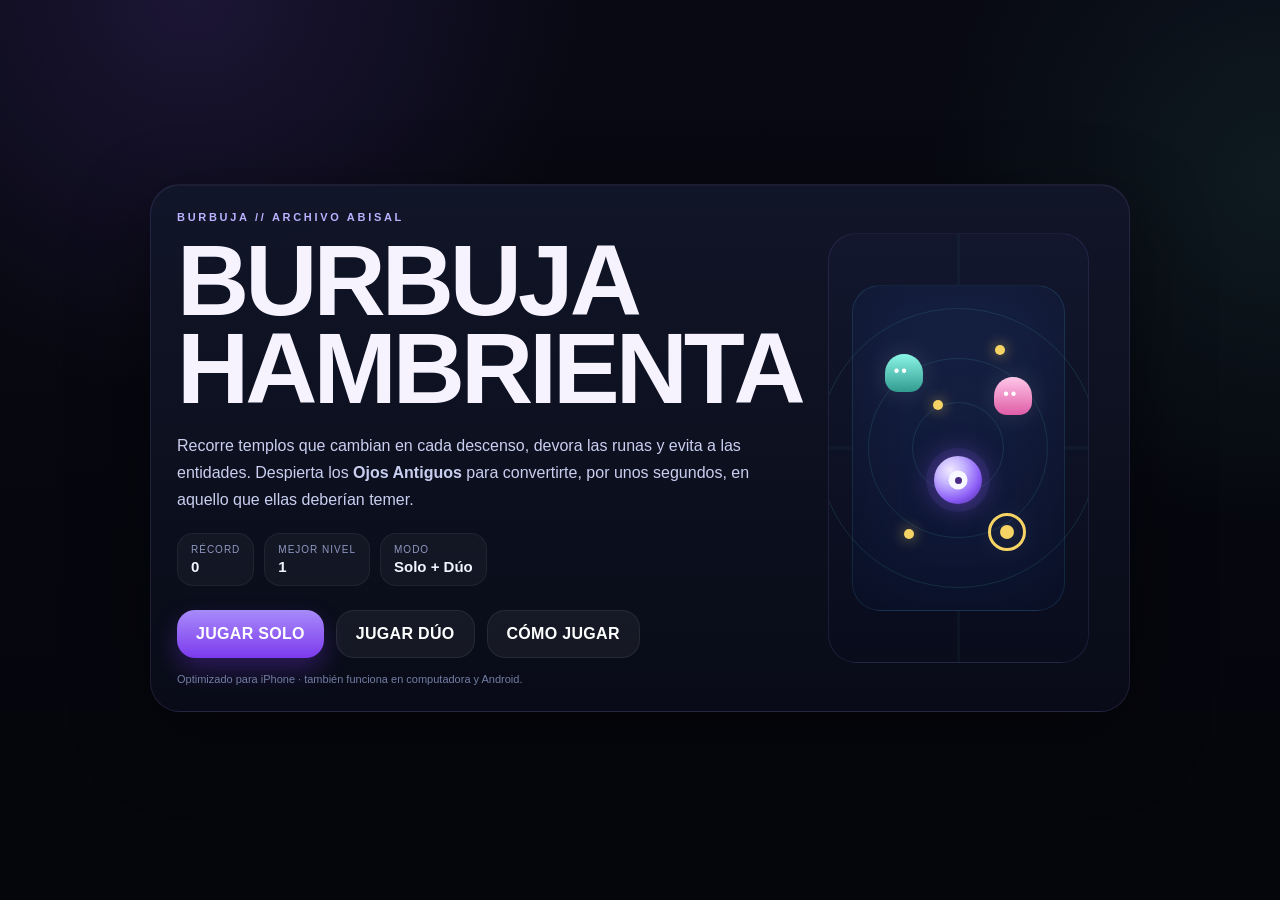
<file: burbuja-hambrienta/index.html>
<!DOCTYPE html>
<html lang="es">
<head>
  <meta charset="UTF-8">
  <meta name="viewport" content="width=device-width, initial-scale=1, viewport-fit=cover, maximum-scale=1, user-scalable=no">
  <meta name="theme-color" content="#080912">
  <meta name="apple-mobile-web-app-capable" content="yes">
  <meta name="apple-mobile-web-app-status-bar-style" content="black-translucent">
  <meta name="apple-mobile-web-app-title" content="Burbuja Hambrienta">
  <meta name="description" content="Burbuja Hambrienta — arcade lovecraftiano para uno o dos jugadores.">
  <link rel="manifest" href="manifest.json">
  <link rel="apple-touch-icon" href="icons/apple-touch-icon.png">
  <link rel="icon" href="icons/icon-192.png">
  <link rel="stylesheet" href="styles.css">
  <title>BURBUJA HAMBRIENTA</title>
</head>
<body>
<div id="app">

  <section id="menuScreen" class="screen active">
    <div class="menu-card">
      <div class="menu-copy">
        <div class="eyebrow">BURBUJA // ARCHIVO ABISAL</div>
        <h1>BURBUJA<br>HAMBRIENTA</h1>
        <p class="lead">
          Recorre templos que cambian en cada descenso, devora las runas y evita a las entidades.
          Despierta los <b>Ojos Antiguos</b> para convertirte, por unos segundos, en aquello que ellas deberían temer.
        </p>

        <div class="stat-pills">
          <div class="pill"><span>Récord</span><b id="menuHighScore">0</b></div>
          <div class="pill"><span>Mejor nivel</span><b id="menuBestLevel">1</b></div>
          <div class="pill"><span>Modo</span><b>Solo + Dúo</b></div>
        </div>

        <div class="menu-actions">
          <button id="playBtn" class="btn primary">JUGAR SOLO</button>
          <button id="duoBtn" class="btn secondary">JUGAR DÚO</button>
          <button id="howBtn" class="btn secondary">CÓMO JUGAR</button>
        </div>

        <p class="iphone-note">Optimizado para iPhone · también funciona en computadora y Android.</p>
      </div>

      <div class="menu-art" aria-hidden="true">
        <div class="temple-panel">
          <div class="abyss-ring r1"></div>
          <div class="abyss-ring r2"></div>
          <div class="abyss-ring r3"></div>
          <div class="hero-preview">
            <span class="hero-eye"></span>
          </div>
          <div class="enemy-preview deep"></div>
          <div class="enemy-preview tongue"></div>
          <div class="enemy-preview eye"></div>
          <div class="rune-preview a"></div>
          <div class="rune-preview b"></div>
          <div class="rune-preview c"></div>
        </div>
      </div>
    </div>
  </section>

  <section id="howScreen" class="screen">
    <div class="info-card">
      <div class="eyebrow">MANUAL DEL DESCENSO</div>
      <h2>Cómo jugar</h2>

      <div class="how-grid">
        <article>
          <div class="how-icon purple">◉</div>
          <h3>Solo o en pareja</h3>
          <p>Recorre el templo y come todas las runas doradas. Puedes jugar individual o entrar al mismo laberinto en dúo. En dúo, un jugador es morado y el otro rosa.</p>
        </article>

        <article>
          <div class="how-icon cyan">◉</div>
          <h3>Evita a las entidades</h3>
          <p>Cada ser persigue de una manera distinta. Un contacto normal rompe una parte de tu cordura.</p>
        </article>

        <article>
          <div class="how-icon gold">◉</div>
          <h3>Despierta un Ojo Antiguo</h3>
          <p>Al comer una reliquia grande se activa <b>MODO DEVORAR</b>. El color de todo cambia de forma evidente y ahora puedes comerte a los seres.</p>
        </article>

        <article>
          <div class="how-icon pink">∞</div>
          <h3>Desciende sin límite</h3>
          <p>Cada nivel crea un laberinto nuevo y las entidades se vuelven más peligrosas. Tu récord queda guardado en el teléfono.</p>
        </article>
      </div>

      <button id="howBackBtn" class="btn primary">ENTENDIDO</button>
    </div>
  </section>

  <section id="gameScreen" class="screen game-screen">
    <div id="gameShell">
      <canvas id="gameCanvas"></canvas>

      <header id="hud">
        <div class="hud-side">
          <div class="hud-box">
            <small>PUNTOS</small>
            <b id="scoreEl">000000</b>
          </div>
          <div class="hud-box">
            <small>NIVEL</small>
            <b id="levelEl">1</b>
          </div>
        </div>

        <div class="hud-center">
          <div id="levelNameEl">CÁMARA DEL UMBRAL</div>
          <div class="rune-progress"><span id="runeFill"></span></div>
          <small id="runesEl">0 / 0 RUNAS</small>
        </div>

        <div class="hud-side right">
          <div class="hud-box">
            <small>CORDURA</small>
            <b id="livesEl">● ● ●</b>
          </div>
          <button id="pauseBtn" class="icon-btn" aria-label="Pausar">Ⅱ</button>
          <button id="soundBtn" class="icon-btn" aria-label="Sonido">♪</button>
        </div>
      </header>

      <div id="powerBanner">
        <strong>MODO DEVORAR</strong>
        <span id="powerTimer">8.0 s</span>
      </div>

      <div id="toast"></div>

      <div id="mobileControls">
        <div class="dpad">
          <button class="pad-btn up" data-dir="up">▲</button>
          <button class="pad-btn left" data-dir="left">◀</button>
          <div class="pad-center"></div>
          <button class="pad-btn right" data-dir="right">▶</button>
          <button class="pad-btn down" data-dir="down">▼</button>
        </div>
      </div>

      <div class="grain"></div>
      <div class="vignette"></div>
    </div>
  </section>

  <div id="pauseOverlay" class="overlay">
    <div class="overlay-card">
      <div class="eyebrow">DESCENSO INTERRUMPIDO</div>
      <h2>Pausa</h2>
      <button id="resumeBtn" class="btn primary">CONTINUAR</button>
      <button id="quitBtn" class="btn secondary">SALIR AL MENÚ</button>
    </div>
  </div>

  <div id="levelOverlay" class="overlay">
    <div class="overlay-card">
      <div class="eyebrow">SELLO COMPLETADO</div>
      <h2 id="levelCompleteTitle">Nivel superado</h2>
      <p id="levelCompleteText"></p>
      <div class="score-chip">+ <span id="levelBonusEl">1000</span> PUNTOS</div>
      <button id="nextLevelBtn" class="btn primary">DESCENDER MÁS</button>
    </div>
  </div>

  <div id="gameOverOverlay" class="overlay">
    <div class="overlay-card">
      <div class="eyebrow">EL TEMPLO TE RECLAMÓ</div>
      <h2>Tu mente cedió</h2>
      <div class="final-stats">
        <div><span>Puntuación</span><b id="finalScoreEl">0</b></div>
        <div><span>Nivel</span><b id="finalLevelEl">1</b></div>
        <div><span>Entidades devoradas</span><b id="finalEatenEl">0</b></div>
      </div>
      <button id="retryBtn" class="btn primary">VOLVER A INTENTAR</button>
      <button id="gameOverMenuBtn" class="btn secondary">MENÚ</button>
    </div>
  </div>

  <div id="duoConnectOverlay" class="overlay">
    <div class="overlay-card">
      <div class="eyebrow">BURBUJA // ENLACE ABISAL</div>
      <h2>Conectando el dúo</h2>
      <p id="duoConnectText">Buscando a la otra persona de Burbuja...</p>
      <button id="duoCancelBtn" class="btn secondary">CANCELAR</button>
    </div>
  </div>

  <div id="duoErrorOverlay" class="overlay">
    <div class="overlay-card">
      <div class="eyebrow">NO SE PUDO ABRIR EL ENLACE</div>
      <h2>Modo dúo</h2>
      <p id="duoErrorText"></p>
      <button id="duoErrorOkBtn" class="btn primary">ENTENDIDO</button>
    </div>
  </div>

</div>

<script src="firebase-config.js"></script>
<script src="online.js"></script>
<script src="game.js"></script>
</body>
</html>
</file>
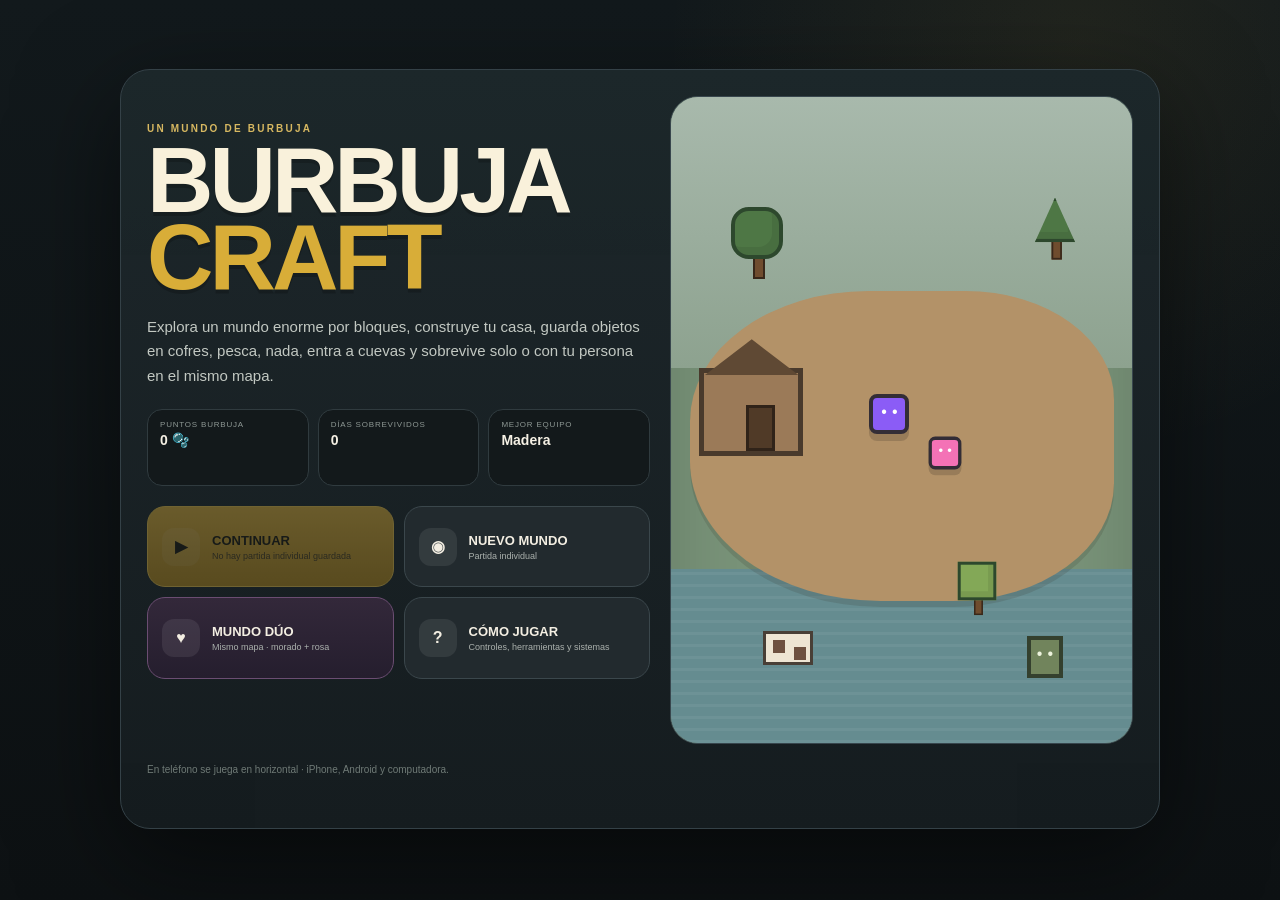
<file: burbujacraft/index.html>
<!DOCTYPE html>
<html lang="es">
<head>
  <meta charset="UTF-8">
  <meta name="viewport" content="width=device-width, initial-scale=1, viewport-fit=cover, maximum-scale=1, user-scalable=no">
  <meta name="theme-color" content="#101517">
  <meta name="apple-mobile-web-app-capable" content="yes">
  <meta name="apple-mobile-web-app-status-bar-style" content="black-translucent">
  <meta name="apple-mobile-web-app-title" content="Burbujacraft">
  <meta name="description" content="Burbujacraft — supervivencia, construcción, cuevas, pesca y mundo dúo.">
  <link rel="manifest" href="manifest.json">
  <link rel="apple-touch-icon" href="icons/apple-touch-icon.png">
  <link rel="icon" href="icons/icon-192.png">
  <link rel="stylesheet" href="styles.css">
  <title>BURBUJACRAFT</title>
</head>
<body>
<div id="app">

  <section id="menuScreen" class="screen active menu-screen">
    <div class="menu-card">
      <div class="brand-block">
        <div class="kicker">UN MUNDO DE BURBUJA</div>
        <h1>BURBUJA<span>CRAFT</span></h1>
        <p>Explora un mundo enorme por bloques, construye tu casa, guarda objetos en cofres, pesca, nada, entra a cuevas y sobrevive solo o con tu persona en el mismo mapa.</p>
      </div>

      <div class="menu-art" aria-hidden="true">
        <div class="pixel-sky"></div>
        <div class="pixel-water"></div>
        <div class="pixel-land"></div>
        <div class="p-tree oak a"></div>
        <div class="p-tree pine b"></div>
        <div class="p-tree birch c"></div>
        <div class="p-player purple"></div>
        <div class="p-player pink"></div>
        <div class="p-animal cow"></div>
        <div class="p-mob zombie"></div>
        <div class="p-house"></div>
      </div>

      <div class="menu-stats">
        <div><small>PUNTOS BURBUJA</small><b id="menuPoints">0 🫧</b></div>
        <div><small>DÍAS SOBREVIVIDOS</small><b id="menuDays">0</b></div>
        <div><small>MEJOR EQUIPO</small><b id="menuTier">Madera</b></div>
      </div>

      <div class="menu-actions">
        <button id="continueBtn" class="menu-btn primary" disabled><span class="menu-icon">▶</span><span><b>CONTINUAR</b><small id="continueInfo">No hay partida individual guardada</small></span></button>
        <button id="newSoloBtn" class="menu-btn"><span class="menu-icon">◉</span><span><b>NUEVO MUNDO</b><small>Partida individual</small></span></button>
        <button id="duoBtn" class="menu-btn duo"><span class="menu-icon">♥</span><span><b>MUNDO DÚO</b><small>Mismo mapa · morado + rosa</small></span></button>
        <button id="howBtn" class="menu-btn"><span class="menu-icon">?</span><span><b>CÓMO JUGAR</b><small>Controles, herramientas y sistemas</small></span></button>
      </div>

      <div id="menuStatus" class="menu-status"></div>
      <p class="menu-foot">En teléfono se juega en horizontal · iPhone, Android y computadora.</p>
    </div>
  </section>

  <section id="howScreen" class="screen info-screen">
    <div class="modal-card wide">
      <div class="modal-head"><div><div class="kicker">GUÍA DE SUPERVIVENCIA</div><h2>Cómo jugar</h2></div><button id="howCloseBtn" class="close-btn">×</button></div>
      <div class="guide-grid">
        <article><div>🌲</div><b>Hacha</b><p>Corta robles, pinos y abedules. Los árboles vuelven a crecer lentamente en zonas que no has modificado.</p></article>
        <article><div>⛏</div><b>Pico</b><p>Extrae piedra. Para mineral de hierro necesitas pico de piedra o hierro.</p></article>
        <article><div>⚔</div><b>Espada</b><p>Combate cuerpo a cuerpo. Zombis, arañas y esqueletos solo te detectan a una distancia razonable.</p></article>
        <article><div>🏹</div><b>Arco</b><p>Ataca a distancia usando flechas. Hay versiones de madera, piedra e hierro.</p></article>
        <article><div>🎒</div><b>Keep Inventory</b><p>Tu inventario es personal, se guarda y nunca se pierde al morir. Equipa objetos directamente en cualquiera de los 9 espacios.</p></article>
        <article><div>🔨</div><b>Crafteo automático</b><p>Elige lo que quieres fabricar y BURBUJACRAFT toma solo los materiales necesarios. No tienes que acomodarlos en una cuadrícula.</p></article>
        <article><div>🧱</div><b>Construcción libre</b><p>Selecciona un bloque, mira la previsualización frente a ti y toca COLOCAR. Puedes levantar paredes, bases y refugios donde quieras.</p></article>
        <article><div>🛏️</div><b>Cama y aparición</b><p>Usar una cama guarda ese lugar como tu punto personal de reaparición. En dúo cada jugador conserva su propia cama.</p></article>
        <article><div>🚩</div><b>3 marcadores</b><p>Coloca hasta tres estandartes: Casa, Río, Mina u Otro. El HUD te dice la dirección y los metros hasta el marcador activo.</p></article>
        <article><div>🚪</div><b>Puerta de Burbuja</b><p>Una puerta privada que solo pueden abrir tú y la otra cuenta del mundo dúo. Las criaturas tampoco pueden atravesarla.</p></article>
        <article><div>📦</div><b>Cofres</b><p>Los cofres pertenecen al mundo y son compartidos en dúo, pero el inventario que lleva cada jugador sigue siendo individual.</p></article>
        <article><div>🌱</div><b>Agricultura</b><p>Usa una azada frente a césped, planta semillas y vuelve después para cosechar trigo, zanahoria o papa.</p></article><article><div>≈</div><b>Nadar y pescar</b><p>El agua se puede cruzar nadando. En costa, río y mar puedes conseguir peces distintos y tesoros raros.</p></article>
        <article><div>◆</div><b>Cuevas</b><p>Las entradas llevan a minas procedurales con piedra, hierro, carbón, roca volcánica y lagos de lava. Lleva antorchas.</p></article>
        <article><div>🔥</div><b>Antorchas</b><p>Fabrícalas con palo y carbón vegetal. En cuevas iluminan una zona real alrededor y permanecen donde las colocas.</p></article>
        <article><div>❤️‍🔥</div><b>Abismo Carmesí</b><p>Construye un marco de 4×5 con Bloques del Abismo y usa un Corazón Ígneo cerca del marco para activar el portal.</p></article>
        <article><div>🏚️</div><b>Construcciones del mundo</b><p>Al explorar puedes descubrir cabañas, ruinas, torres y campamentos con recursos y cofres.</p></article>
        <article><div>🟪</div><b>Caminante del Vacío</b><p>Es pasivo. No te persigue a distancia; solo se vuelve hostil si lo atacas o te acercas demasiado.</p></article>
        <article><div>🫧</div><b>Puntos Burbuja</b><p>Jugar y completar logros concede puntos. Si estás conectado a Burbuja, se sincronizan con Firebase.</p></article>
      </div>
      <div class="controls-box"><b>iPhone:</b> joystick izquierdo · ATACAR/ROMPER · USAR · COLOCAR · toca la barra de 9 objetos.<br><b>PC:</b> WASD/flechas · Espacio = atacar/romper · E = usar · F = colocar · I = inventario · 1–9 = barra · Esc = pausa.</div>
      <button id="howOkBtn" class="wide-btn primary">ENTENDIDO</button>
    </div>
  </section>

  <section id="gameScreen" class="screen game-screen">
    <div id="gameShell">
      <canvas id="gameCanvas"></canvas>

      <header id="topHud">
        <div class="hud-left"><button id="pauseBtn" class="hud-btn">Ⅱ</button><div class="mode-chip"><small id="modeLabel">SOLO</small><b id="dayLabel">DÍA 1</b></div></div>
        <div class="hud-center"><b id="worldLabel">BOSQUE DE BURBUJA</b><div class="time-track"><span id="clockFill"></span></div><small id="timeLabel">08:00</small></div>
        <div class="hud-right"><div class="points-chip">🫧 <b id="burbujaPointsEl">0</b></div><button id="soundBtn" class="hud-btn">♪</button></div>
      </header>

      <div id="partnerCard"><span class="partner-dot"></span><div><small>DÚO</small><b id="partnerName">Esperando...</b></div><span id="partnerDistance">—</span><button id="duoQuickBtn" class="duo-quick-btn" type="button">♥</button></div>
      <div id="duoQuickPanel" class="duo-quick-panel">
        <button type="button" data-emote="💜">💜</button><button type="button" data-emote="🩷">🩷</button><button type="button" data-emote="👋">👋</button><button type="button" data-emote="😂">😂</button><button type="button" data-emote="😱">😱</button>
        <button id="pingPartnerBtn" type="button" class="wide-mini">📍 MIRA AQUÍ</button>
        <button id="giftPartnerBtn" type="button" class="wide-mini">🎁 DAR 1 OBJETO</button>
      </div>
      <div id="worldEventHud" class="world-event-hud"><span id="weatherIcon">☀️</span><b id="weatherLabel">Despejado</b></div>

      <div id="waypointHud"><span id="waypointIcon">🚩</span><div><b id="waypointName">Marcador</b><small id="waypointDistance">—</small></div><strong id="waypointArrow">↑</strong></div>
      <div id="contextHint"></div>
      <div id="questToast"></div>

      <div id="statusBars">
        <div class="status-row"><span>❤</span><div><i id="healthBar"></i></div><b id="healthText">100</b></div>
        <div class="status-row hunger"><span>●</span><div><i id="hungerBar"></i></div><b id="hungerText">100</b></div>
      </div>

      <button id="inventoryBtn" class="float-tool inventory-tool">🎒</button>
      <button id="mapBtn" class="float-tool map-tool">⌖</button>
      <div id="hotbar"></div>

      <div id="touchControls">
        <div id="moveStick" class="stick"><div class="stick-ring"></div><div class="stick-knob"></div></div>
        <div class="action-cluster">
          <button id="useBtn" class="action-btn use"><span>✦</span><small>USAR</small></button>
          <button id="placeBtn" class="action-btn place"><span>▣</span><small>COLOCAR</small></button>
          <button id="attackBtn" class="action-btn attack"><span>⚔</span><small>ATACAR</small></button>
        </div>
      </div>

      <div class="grain"></div><div class="vignette"></div>
    </div>
  </section>

  <div id="inventoryModal" class="modal">
    <div class="modal-card inventory-card">
      <div class="modal-head"><div><div class="kicker">MOCHILA</div><h2>Inventario</h2></div><button id="inventoryCloseBtn" class="close-btn">×</button></div>
      <div class="tabs"><button class="tab active" data-tab="inventory">OBJETOS</button><button class="tab" data-tab="craft">CRAFTEO</button><button class="tab" data-tab="achievements">LOGROS</button></div>
      <div id="inventoryTab" class="tab-page active">
        <div id="inventoryGrid" class="inventory-grid"></div>
        <div id="selectedInfo" class="selected-info">
          <div id="selectedIcon" class="selected-icon"></div>
          <div class="selected-copy"><b id="selectedName">Selecciona un objeto</b><p id="selectedDesc">Toca un objeto para ver sus opciones.</p></div>
          <div id="equipSlotArea" class="equip-slot-area">
            <small>ESPACIO DE LA BARRA</small>
            <div id="equipSlotPicker" class="equip-slot-picker"></div>
          </div>
          <div class="selected-actions">
            <button id="equipBtn" class="small-btn equip-main">EQUIPAR</button>
            <button id="eatBtn" class="small-btn">USAR</button>
            <button id="giftItemBtn" class="small-btn gift-small">DAR 1</button><button id="deleteItemBtn" class="small-btn danger-small">ELIMINAR</button>
          </div>
        </div>
      </div>
      <div id="craftTab" class="tab-page">
        <div id="craftContext" class="craft-context"></div>
        <div id="craftCategories" class="craft-categories"></div>
        <div class="craft-layout">
          <div id="recipeGrid" class="recipe-grid craft-list"></div>
          <div id="craftDetail" class="craft-detail">
            <div class="craft-detail-empty">Selecciona una receta para ver exactamente qué necesitas.</div>
          </div>
        </div>
      </div>
      <div id="achievementsTab" class="tab-page"><div id="achievementsGrid" class="achievements-grid"></div></div>
    </div>
  </div>

  <div id="chestModal" class="modal">
    <div class="modal-card chest-card">
      <div class="modal-head"><div><div class="kicker">ALMACENAMIENTO</div><h2>Cofre</h2></div><button id="chestCloseBtn" class="close-btn">×</button></div>
      <p class="muted">Toca un objeto de tu inventario para guardarlo. Toca un objeto del cofre para retirarlo.</p>
      <div class="chest-columns"><section><h3>Tu inventario</h3><div id="chestInventoryGrid" class="storage-grid"></div></section><section><h3>Cofre</h3><div id="chestGrid" class="storage-grid"></div></section></div>
    </div>
  </div>

  <div id="mapModal" class="modal">
    <div class="modal-card map-card"><div class="modal-head"><div><div class="kicker">EXPLORACIÓN</div><h2>Mapa local</h2></div><button id="mapCloseBtn" class="close-btn">×</button></div><canvas id="mapCanvas"></canvas><div id="mapMarkers" class="map-markers"></div><p class="muted">El mapa muestra tu zona actual, tu persona en dúo, lugares descubiertos y tus tres marcadores. Toca SEGUIR para mostrar distancia y dirección durante la partida.</p></div>
  </div>

  <div id="furnaceModal" class="modal">
    <div class="modal-card small-card"><div class="modal-head"><div><div class="kicker">HORNO</div><h2>Cocinar y fundir</h2></div><button id="furnaceCloseBtn" class="close-btn">×</button></div><p class="muted">Cada receta consume 1 tronco como combustible.</p><div id="furnaceRecipes" class="recipe-grid single"></div></div>
  </div>


  <div id="markerModal" class="modal">
    <div class="modal-card small-card">
      <div class="modal-head"><div><div class="kicker">ESTANDARTE DE RUTA</div><h2>Nuevo marcador</h2></div><button id="markerCloseBtn" class="close-btn">×</button></div>
      <p class="muted">Puedes conservar un máximo de 3 marcadores personales.</p>
      <div class="marker-presets">
        <button type="button" data-marker-icon="🏠" data-marker-label="Casa">🏠 Casa</button>
        <button type="button" data-marker-icon="🌊" data-marker-label="Río">🌊 Río</button>
        <button type="button" data-marker-icon="⛏️" data-marker-label="Mina">⛏️ Mina</button>
        <button type="button" data-marker-icon="🔥" data-marker-label="Portal">🔥 Portal</button>
      </div>
      <label class="marker-custom">Nombre personalizado<input id="markerNameInput" maxlength="18" placeholder="Ej. Aldea, lava, cofre..."></label>
      <button id="markerSaveBtn" class="wide-btn primary" type="button">COLOCAR ESTANDARTE</button>
    </div>
  </div>

  <div id="pauseModal" class="modal">
    <div class="modal-card pause-card centered">
      <div class="kicker">PARTIDA PAUSADA</div><h2>Pausa</h2>
      <div class="world-settings">
        <label>NOMBRE DEL MUNDO<input id="worldNameInput" maxlength="24" value="Nuestro mundo"></label>
        <div class="seed-row"><span>SEMILLA</span><b id="seedValue">—</b></div>
      </div>
      <div id="statsGrid" class="stats-grid"></div>
      <button id="resumeBtn" class="wide-btn primary">CONTINUAR</button><button id="saveBtn" class="wide-btn">GUARDAR AHORA</button><button id="quitBtn" class="wide-btn danger">SALIR AL MENÚ</button>
    </div>
  </div>

  <div id="messageModal" class="modal">
    <div class="modal-card small-card centered"><div class="kicker" id="messageKicker">BURBUJACRAFT</div><h2 id="messageTitle">Mensaje</h2><p id="messageText"></p><button id="messageOkBtn" class="wide-btn primary">ACEPTAR</button></div>
  </div>

  <div id="duoConnectingModal" class="modal">
    <div class="modal-card small-card centered"><div class="loader"></div><div class="kicker">MUNDO DÚO</div><h2>Conectando</h2><p id="duoConnectText">Buscando la sesión de Burbuja...</p><button id="cancelDuoBtn" class="wide-btn danger">CANCELAR</button></div>
  </div>


  <div id="tutorialCard" class="tutorial-card">
    <div><small>PRIMEROS PASOS</small><b id="tutorialTitle">Muévete</b><p id="tutorialText">Usa el joystick izquierdo para explorar.</p></div>
    <button id="tutorialSkipBtn" type="button">OMITIR</button>
  </div>
  <div id="loadingOverlay" class="loading-overlay"><div class="loader"></div><b id="loadingWorldName">Preparando tu mundo…</b><small id="loadingPhrase">Cultivando bosques…</small></div>
  <div id="remoteEmote" class="remote-emote">💜</div>
  <div id="downedOverlay" class="downed-overlay"><b>💔 NECESITAS AYUDA</b><span id="downedTimer">12</span><small>Tu persona puede acercarse y pulsar USAR para revivirte.</small></div>
  <div id="rotateOverlay" class="rotate-overlay">
    <div class="rotate-phone">▯</div>
    <strong>Gira tu teléfono</strong>
    <p>BURBUJACRAFT está preparado para jugarse en horizontal.</p>
    <span>↻</span>
  </div>

</div>
<script src="firebase-config.js"></script>
<script src="online.js"></script>
<script src="game.js"></script>
</body>
</html>
</file>
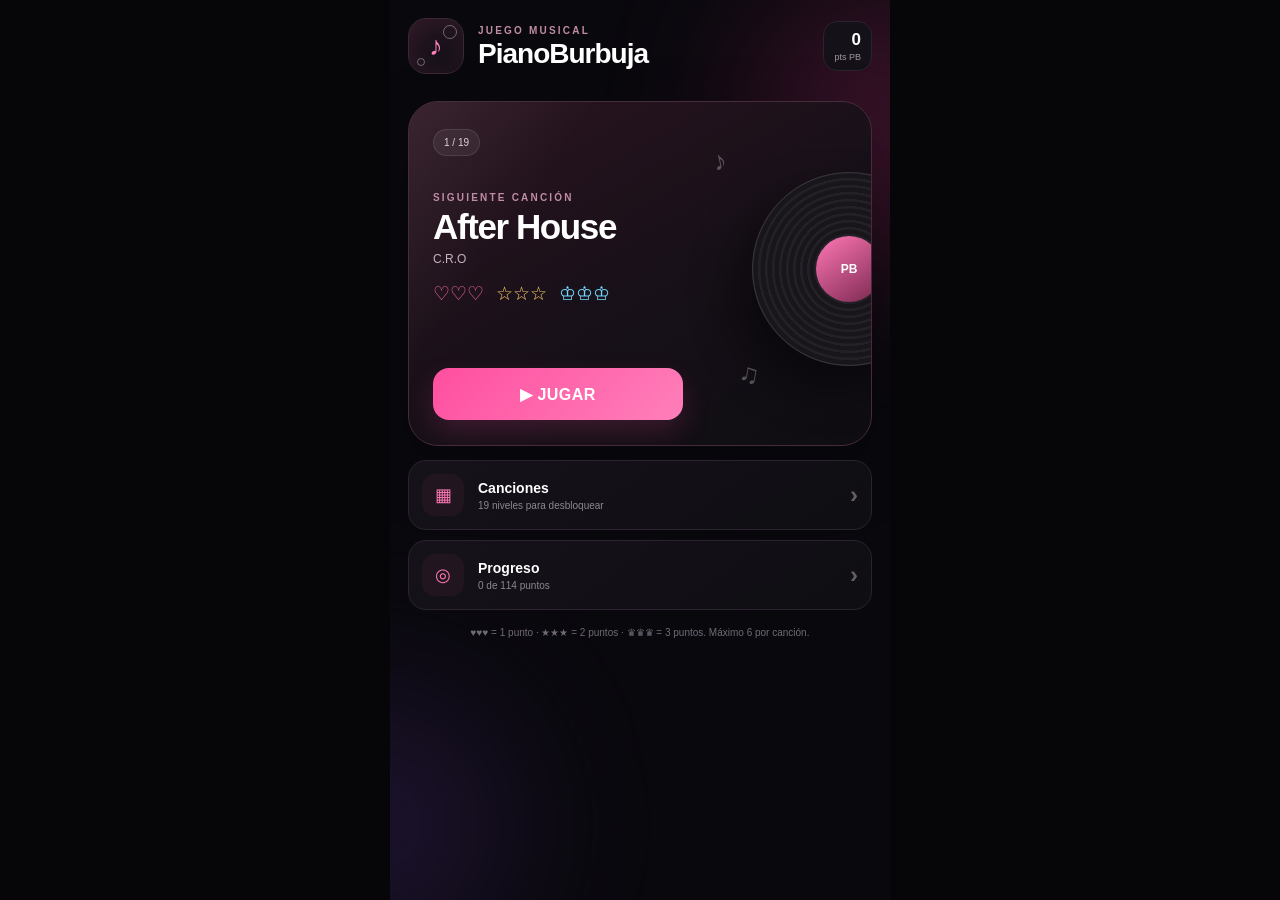
<file: PianoBurbuja/index.html>
<!doctype html>
<html lang="es">
<head>
  <meta charset="utf-8">
  <meta name="viewport" content="width=device-width, initial-scale=1, viewport-fit=cover">
  <meta name="theme-color" content="#09080d">
  <meta name="apple-mobile-web-app-capable" content="yes">
  <meta name="apple-mobile-web-app-status-bar-style" content="black-translucent">
  <title>PianoBurbuja</title>
  <link rel="manifest" href="manifest.webmanifest">
  <link rel="stylesheet" href="style.css">
</head>
<body>
<main id="app">
  <section id="homeScreen" class="screen active">
    <div class="glow glow-a"></div><div class="glow glow-b"></div>
    <header class="brand-row">
      <div class="brand-icon" aria-hidden="true"><span>♪</span><i></i><b></b></div>
      <div><div class="eyebrow">JUEGO MUSICAL</div><h1>PianoBurbuja</h1></div>
      <div class="mini-points"><strong id="totalPoints">0</strong><small>pts PB</small></div>
    </header>
    <article class="featured">
      <div class="featured-copy">
        <span class="unlock-pill" id="unlockPill">1 / 19</span>
        <p class="label">SIGUIENTE CANCIÓN</p>
        <h2 id="featuredTitle">Julieta</h2>
        <p class="artist" id="featuredArtist">LATIN MAFIA</p>
        <div class="featured-rating">
          <span id="featuredHearts" class="heart-text">♡♡♡</span>
          <span id="featuredStars" class="star-text">☆☆☆</span>
        </div>
        <button id="playFeaturedBtn" class="btn primary" type="button"><span>▶</span> JUGAR</button>
      </div>
      <div class="featured-art" aria-hidden="true">
        <div class="disc"><div class="disc-center">PB</div></div>
        <span class="music-note note-a">♪</span><span class="music-note note-b">♫</span>
      </div>
    </article>
    <div class="home-actions">
      <button id="openSongsBtn" class="action-card" type="button">
        <span class="action-icon">▦</span><span><strong>Canciones</strong><small>19 niveles para desbloquear</small></span><b>›</b>
      </button>
      <button id="openProgressBtn" class="action-card" type="button">
        <span class="action-icon">◎</span><span><strong>Progreso</strong><small id="progressSubtitle">0 de 380 puntos</small></span><b>›</b>
      </button>
    </div>
    <div class="home-foot">Tu mejor resultado de cada canción es el que cuenta para Burbuja.</div>
  </section>
  <section id="songsScreen" class="screen">
    <header class="section-header">
      <button class="icon-btn goHome" type="button" aria-label="Volver">‹</button>
      <div><div class="eyebrow">COLECCIÓN</div><h2>Canciones</h2></div>
      <span class="counter" id="songsCounter">1/19</span>
    </header>
    <p class="section-copy">El orden se mezcla una sola vez y queda guardado en este dispositivo.</p>
    <div id="songList" class="song-list"></div>
  </section>
  <section id="progressScreen" class="screen">
    <header class="section-header">
      <button class="icon-btn goHome" type="button" aria-label="Volver">‹</button>
      <div><div class="eyebrow">TU PARTIDA</div><h2>Progreso</h2></div>
      <span class="counter" id="pointsCounter">0 pts</span>
    </header>
    <article class="progress-card">
      <div class="ring"><strong id="unlockedBig">1</strong><span>de 19</span></div>
      <div><small>DESBLOQUEADAS</small><h3 id="progressHeadline">Empieza la colección</h3><p id="progressCopy">Completa canciones para desbloquear las demás.</p></div>
    </article>
    <div class="score-guide"><strong>Hasta 20 puntos por canción</strong><span>Solo se suma la mejora sobre tu mejor resultado anterior.</span></div>
    <div id="progressList" class="song-list"></div>
  </section>
  <section id="gameScreen" class="screen game-screen">
    <header class="game-top">
      <button id="exitGameBtn" class="round-btn" type="button" aria-label="Salir">×</button>
      <div class="now-playing">
        <span id="phaseLabel" class="phase-chip hearts">CORAZONES</span>
        <strong id="gameTitle">Canción</strong><small id="gameArtist">Artista</small>
      </div>
      <div class="live-score"><strong id="liveScore">0</strong><small id="liveCombo">combo 0</small></div>
    </header>
    <div class="phase-track"><div id="phaseFill" class="phase-fill"></div><span class="mid-mark"></span></div>
    <div class="reward-strip">
      <div><small>FASE 1</small><span id="liveHearts" class="heart-text">♡♡♡</span></div>
      <div class="song-time"><strong id="timeLeft">0:00</strong><small id="phaseHint">hasta 2:00</small></div>
      <div><small>FASE 2</small><span id="liveStars" class="star-text">☆☆☆</span></div>
    </div>
    <div id="board" class="board">
      <div class="lanes" aria-hidden="true"><i></i><i></i><i></i><i></i></div>
      <div class="hit-zone" aria-hidden="true"><span></span></div>
      <div id="tiles"></div><div id="particles"></div><div id="judge" class="judge">Perfecto</div>
      <div id="phaseFlash" class="phase-flash hidden"><span>FASE 2</span><strong>★ ESTRELLAS ★</strong><small>Un poco más rápido</small></div>
      <div id="loadingOverlay" class="overlay">
        <div class="loader-orbit"><i></i><b>♪</b></div><h3 id="loadingTitle">Preparando nivel</h3><p id="loadingText">Analizando el ritmo de la canción…</p>
      </div>
      <div id="finishOverlay" class="overlay hidden">
        <div class="finish-check">✓</div><p class="label">CANCIÓN COMPLETADA</p>
        <h3 id="finishTitle">Canción</h3><p class="finish-artist" id="finishArtist">Artista</p>
        <div class="finish-ratings">
          <div><small>CORAZONES</small><strong id="finishHearts" class="heart-text">♡♡♡</strong></div>
          <div><small>ESTRELLAS</small><strong id="finishStars" class="star-text">☆☆☆</strong></div>
        </div>
        <div class="finish-stats">
          <div><strong id="finishAccuracy">0%</strong><small>precisión</small></div>
          <div><strong id="finishCombo">0</strong><small>mejor combo</small></div>
          <div><strong id="finishPoints">0/20</strong><small>pts Burbuja</small></div>
        </div>
        <div id="pointDelta" class="point-delta">+0 puntos nuevos</div>
        <p id="unlockText" class="unlock-text"></p>
        <button id="finishHomeBtn" class="btn primary" type="button">VOLVER AL INICIO</button>
        <button id="replayBtn" class="btn secondary" type="button">REPETIR CANCIÓN</button>
      </div>
    </div>
    <audio id="audio" preload="metadata"></audio>
  </section>
  <div id="errorModal" class="modal hidden">
    <div class="modal-card"><div class="modal-icon">!</div><h3>No pude abrir esta canción</h3><p id="errorText"></p><button id="errorCloseBtn" class="btn primary" type="button">VOLVER</button></div>
  </div>
</main>
<script src="game.js"></script>
</body>
</html>
</file>
<file: burbuja-hambrienta/styles.css>
:root{
  --bg:#06070d;
  --panel:#0f1426;
  --panel2:#151b33;
  --text:#f1f3ff;
  --muted:#949cc5;
  --purple:#8b5cf6;
  --purple2:#b9a7ff;
  --pink:#f472b6;
  --cyan:#5eead4;
  --gold:#f6d365;
  --red:#fb7185;
  --safe-top:max(12px,env(safe-area-inset-top));
  --safe-bottom:max(12px,env(safe-area-inset-bottom));
}
*{box-sizing:border-box;-webkit-tap-highlight-color:transparent}
html,body{
  margin:0;width:100%;height:100%;overflow:hidden;
  color:var(--text);
  background:#05060b;
  font-family:Inter,-apple-system,BlinkMacSystemFont,"SF Pro Display","Segoe UI",sans-serif;
  overscroll-behavior:none;
}
body{touch-action:none}
button{font:inherit}
#app{position:fixed;inset:0;background:
  radial-gradient(circle at 15% 0,rgba(139,92,246,.15),transparent 28%),
  radial-gradient(circle at 100% 20%,rgba(94,234,212,.08),transparent 24%),
  linear-gradient(180deg,#080913,#05060b)}

.screen{
  position:absolute;inset:0;
  display:none;
  overflow:auto;
  padding:calc(var(--safe-top) + 12px) 16px calc(var(--safe-bottom) + 16px);
}
.screen.active{display:grid}
#menuScreen,#howScreen{place-items:center}

.menu-card,.info-card{
  width:min(100%,980px);
  border:1px solid rgba(167,139,250,.13);
  border-radius:30px;
  background:linear-gradient(180deg,rgba(17,22,41,.97),rgba(9,12,24,.97));
  box-shadow:0 24px 80px rgba(0,0,0,.46),inset 0 1px 0 rgba(255,255,255,.04);
}
.menu-card{padding:26px;display:grid;grid-template-columns:1.05fr .95fr;gap:26px;align-items:center}
.info-card{padding:28px}
.eyebrow{font-size:11px;letter-spacing:2.7px;text-transform:uppercase;color:#b8b2ff;font-weight:800;margin-bottom:13px}
h1{font-size:clamp(54px,9vw,100px);line-height:.88;letter-spacing:-4px;margin:0;color:#f6f3ff}
h2{font-size:clamp(32px,5vw,52px);letter-spacing:-2px;margin:0 0 18px}
.lead{font-size:16px;line-height:1.7;color:#c9cff0;max-width:620px;margin:20px 0 0}
.stat-pills{display:flex;gap:10px;flex-wrap:wrap;margin-top:20px}
.pill{padding:10px 13px;border-radius:16px;border:1px solid rgba(255,255,255,.06);background:rgba(255,255,255,.035)}
.pill span{display:block;font-size:10px;color:#8f98c1;text-transform:uppercase;letter-spacing:1px}
.pill b{display:block;margin-top:3px;font-size:15px}
.menu-actions{display:flex;gap:12px;flex-wrap:wrap;margin-top:24px}
.btn{
  border:none;border-radius:18px;padding:14px 19px;
  font-weight:800;letter-spacing:.3px;color:#fff;cursor:pointer;
}
.btn.primary{background:linear-gradient(180deg,#a78bfa,#7c3aed);box-shadow:0 12px 26px rgba(124,58,237,.30)}
.btn.secondary{background:rgba(255,255,255,.05);border:1px solid rgba(255,255,255,.07)}
.btn:active{transform:translateY(1px)}
.iphone-note{font-size:11px;color:#737da4;margin:15px 0 0}

.menu-art{min-height:430px;border-radius:28px;overflow:hidden;border:1px solid rgba(167,139,250,.12);background:
  radial-gradient(circle at 50% 45%,rgba(139,92,246,.14),transparent 24%),
  linear-gradient(180deg,#12172e,#090c1b);
  display:grid;place-items:center;position:relative}
.menu-art:before{content:"";position:absolute;inset:0;background:
  linear-gradient(90deg,transparent 0 49.6%,rgba(94,234,212,.035) 49.6% 50.4%,transparent 50.4%),
  linear-gradient(180deg,transparent 0 49.6%,rgba(94,234,212,.035) 49.6% 50.4%,transparent 50.4%)}
.temple-panel{position:relative;width:82%;height:76%;border-radius:28px;border:1px solid rgba(94,234,212,.08);
  background:linear-gradient(180deg,#172246,#0c1430);box-shadow:inset 0 0 80px rgba(0,0,0,.34)}
.abyss-ring{position:absolute;left:50%;top:50%;transform:translate(-50%,-50%);border:1px solid rgba(94,234,212,.12);border-radius:50%}
.abyss-ring.r1{width:92px;height:92px}.abyss-ring.r2{width:180px;height:180px}.abyss-ring.r3{width:280px;height:280px}
.hero-preview{position:absolute;left:50%;top:60%;transform:translate(-50%,-50%);width:48px;height:48px;border-radius:50%;
  background:radial-gradient(circle at 34% 30%,#f0eaff,#c5b5ff 30%,#8b5cf6 65%,#41228f 100%);
  box-shadow:0 0 0 8px rgba(139,92,246,.10),0 0 30px rgba(139,92,246,.54)}
.hero-eye{position:absolute;left:50%;top:50%;transform:translate(-50%,-50%);width:19px;height:19px;border-radius:50%;background:#f7f7ff}
.hero-eye:after{content:"";position:absolute;left:50%;top:50%;width:7px;height:7px;border-radius:50%;background:#4a2b86;transform:translate(-50%,-50%)}
.enemy-preview{position:absolute;width:38px;height:38px;filter:drop-shadow(0 0 12px rgba(255,255,255,.12))}
.enemy-preview.deep{left:15%;top:21%;border-radius:50% 50% 34% 34%;background:linear-gradient(#8bf6e7,#319b90)}
.enemy-preview.deep:before,.enemy-preview.tongue:before{content:"••";position:absolute;left:9px;top:8px;color:#fff;font-size:16px;letter-spacing:2px}
.enemy-preview.tongue{right:15%;top:28%;border-radius:50% 50% 34% 34%;background:linear-gradient(#ffc7e8,#df5da7)}
.enemy-preview.eye{right:18%;bottom:18%;border:3px solid #f6d365;border-radius:50%}
.enemy-preview.eye:after{content:"";position:absolute;inset:9px;background:#f6d365;border-radius:50%}
.rune-preview{position:absolute;width:10px;height:10px;border-radius:50%;background:#f6d365;box-shadow:0 0 14px rgba(246,211,101,.7)}
.rune-preview.a{left:24%;bottom:22%}.rune-preview.b{right:28%;top:18%}.rune-preview.c{left:38%;top:35%}

.how-grid{display:grid;grid-template-columns:1fr 1fr;gap:14px;margin:20px 0}
.how-grid article{padding:18px;border-radius:22px;border:1px solid rgba(255,255,255,.06);background:rgba(255,255,255,.03)}
.how-grid h3{margin:12px 0 7px;font-size:17px}.how-grid p{margin:0;color:#aeb6da;line-height:1.6;font-size:13px}
.how-icon{width:48px;height:48px;border-radius:16px;display:grid;place-items:center;font-weight:900;background:#171c33}
.how-icon.purple{color:#b9a7ff}.how-icon.cyan{color:#5eead4}.how-icon.gold{color:#f6d365}.how-icon.pink{color:#f472b6}

.game-screen{padding:var(--safe-top) 8px var(--safe-bottom);overflow:hidden}
.game-screen.active{display:block}
#gameShell{
  width:100%;height:100%;position:relative;overflow:hidden;border-radius:28px;
  background:linear-gradient(180deg,#0b0e1b,#05060d);
  border:1px solid rgba(167,139,250,.10);box-shadow:0 20px 60px rgba(0,0,0,.45)
}
#gameCanvas{position:absolute;inset:0;width:100%;height:100%;display:block}
#hud{
  position:absolute;z-index:5;top:10px;left:10px;right:10px;
  display:grid;grid-template-columns:1fr auto 1fr;gap:10px;align-items:start;pointer-events:none
}
.hud-side{display:flex;gap:8px}.hud-side.right{justify-content:flex-end}
.hud-box{min-width:80px;padding:8px 10px;border-radius:15px;background:rgba(10,13,25,.62);
  border:1px solid rgba(255,255,255,.05);backdrop-filter:blur(12px)}
.hud-box small{display:block;color:#818bad;font-size:8px;letter-spacing:1px}.hud-box b{display:block;margin-top:3px;font-size:14px}
.hud-center{text-align:center;padding:7px 12px;border-radius:16px;background:rgba(10,13,25,.52);
  border:1px solid rgba(255,255,255,.045);backdrop-filter:blur(10px);min-width:190px}
#levelNameEl{font-size:10px;font-weight:800;letter-spacing:1.2px;color:#c8cef0}
.hud-center small{font-size:8px;color:#8e97bb}
.rune-progress{height:4px;margin:6px 0;border-radius:999px;overflow:hidden;background:rgba(255,255,255,.08)}
.rune-progress span{display:block;height:100%;width:0;background:linear-gradient(90deg,#f6d365,#ffe7a0)}
.icon-btn{
  width:38px;height:38px;border-radius:14px;border:1px solid rgba(255,255,255,.06);
  background:rgba(10,13,25,.62);color:#f2f4ff;font-weight:800;pointer-events:auto;backdrop-filter:blur(12px)
}

#powerBanner{
  position:absolute;z-index:7;top:79px;left:50%;transform:translateX(-50%) translateY(-8px);
  display:flex;gap:12px;align-items:center;padding:10px 15px;border-radius:999px;
  border:1px solid rgba(137,255,241,.35);background:rgba(14,50,48,.87);
  color:#eafffc;box-shadow:0 0 30px rgba(94,234,212,.22);
  opacity:0;pointer-events:none;transition:.18s
}
#powerBanner.active{opacity:1;transform:translateX(-50%) translateY(0)}
#powerBanner strong{font-size:11px;letter-spacing:1px}#powerBanner span{font-size:11px;color:#bafff6}
#toast{
  position:absolute;z-index:8;left:50%;top:122px;transform:translateX(-50%);
  max-width:86%;padding:10px 14px;border-radius:16px;background:rgba(13,17,31,.88);
  border:1px solid rgba(255,255,255,.06);text-align:center;font-size:12px;
  opacity:0;transition:.18s;pointer-events:none;box-shadow:0 12px 30px rgba(0,0,0,.28)
}
#toast.show{opacity:1}

#mobileControls{position:absolute;z-index:6;inset:0;display:none;pointer-events:none}
.dpad{position:absolute;left:16px;bottom:16px;width:166px;height:166px;pointer-events:auto}
.pad-btn{position:absolute;width:54px;height:54px;border-radius:18px;border:1px solid rgba(255,255,255,.08);
  background:rgba(13,17,31,.76);color:#f3f5ff;font-size:20px;font-weight:900;box-shadow:0 10px 30px rgba(0,0,0,.25)}
.pad-btn.up{left:56px;top:0}.pad-btn.down{left:56px;bottom:0}.pad-btn.left{left:0;top:56px}.pad-btn.right{right:0;top:56px}
.pad-center{position:absolute;left:56px;top:56px;width:54px;height:54px;border-radius:18px;background:rgba(255,255,255,.025);border:1px solid rgba(255,255,255,.03)}

.grain,.vignette{position:absolute;inset:0;pointer-events:none}
.grain{opacity:.045;mix-blend-mode:screen;background-image:radial-gradient(circle at 0 0,rgba(255,255,255,.45) 0 1px,transparent 1px 3px);background-size:4px 4px;animation:grain .22s steps(2) infinite}
@keyframes grain{0%{transform:translate(0)}25%{transform:translate(-1%,1%)}50%{transform:translate(1%,-1%)}75%{transform:translate(0,1%)}100%{transform:translate(0)}}
.vignette{box-shadow:inset 0 0 150px 45px rgba(0,0,0,.66)}

.overlay{position:absolute;z-index:30;inset:0;display:none;place-items:center;padding:22px;background:rgba(3,4,9,.72);backdrop-filter:blur(14px)}
.overlay.active{display:grid}
.overlay-card{width:min(92vw,480px);padding:24px;border-radius:28px;background:linear-gradient(180deg,#151a30,#0b0e1c);
  border:1px solid rgba(167,139,250,.14);box-shadow:0 30px 80px rgba(0,0,0,.5);text-align:center}
.overlay-card p{color:#abb3d7;line-height:1.6}.overlay-card .btn{width:100%;margin-top:10px}
.score-chip{display:inline-block;margin:5px 0 8px;padding:10px 14px;border-radius:999px;background:rgba(246,211,101,.08);border:1px solid rgba(246,211,101,.16);color:#ffe8a0;font-weight:800}
.final-stats{display:grid;grid-template-columns:repeat(3,1fr);gap:8px;margin:18px 0}
.final-stats div{padding:12px 8px;border-radius:16px;background:rgba(255,255,255,.035);border:1px solid rgba(255,255,255,.05)}
.final-stats span{display:block;font-size:9px;color:#8f98bd}.final-stats b{display:block;margin-top:5px;font-size:18px}

@media(max-width:820px){
  .menu-card{grid-template-columns:1fr;padding:21px}.menu-art{min-height:260px}.how-grid{grid-template-columns:1fr}
}
@media(max-width:760px),(pointer:coarse){
  #mobileControls{display:block}
  #hud{grid-template-columns:1fr 1fr;gap:7px}
  .hud-center{grid-column:1/-1;grid-row:2;min-width:0;padding:6px 10px}
  .hud-side{gap:5px}.hud-box{padding:7px 8px;min-width:0;flex:1}.hud-box b{font-size:12px}
  .icon-btn{width:34px;height:34px}
  #powerBanner{top:106px}
  #toast{top:151px}
}
@media(max-width:420px){
  h1{font-size:52px}.lead{font-size:14px}.menu-art{min-height:220px}
  .menu-card{border-radius:24px}
}
@media(orientation:landscape) and (max-height:520px) and (pointer:coarse){
  #hud{grid-template-columns:1fr auto 1fr}.hud-center{grid-column:auto;grid-row:auto}
  .dpad{transform:scale(.78);transform-origin:left bottom}
  #powerBanner{top:58px}
  #toast{top:94px}
}


/* =========================================================
   BURBUJA HAMBRIENTA v6 — zoom/cámara para teléfonos
   ========================================================= */
@media (max-width:760px),(pointer:coarse) {
  .game-screen { padding:0 !important; }
  #gameShell {
    border:0 !important;
    border-radius:0 !important;
    box-shadow:none !important;
  }
  #hud { top:6px;left:6px;right:6px;gap:5px; }
  .hud-box { padding:5px 7px; border-radius:11px; }
  .hud-box small { font-size:7px; }
  .hud-box b { font-size:11px; }
  .hud-center { padding:4px 8px; border-radius:12px; }
  #levelNameEl { font-size:8px; }
  .icon-btn { width:31px;height:31px;border-radius:11px; }
  #powerBanner { top:76px; padding:7px 11px; }
  #toast { top:111px; font-size:10px; padding:7px 10px; }

  .dpad {
    left:8px;
    bottom:max(8px,env(safe-area-inset-bottom));
    width:136px;
    height:136px;
  }
  .pad-btn {
    width:44px;height:44px;
    border-radius:14px;
    font-size:17px;
  }
  .pad-btn.up{left:46px;top:0}
  .pad-btn.down{left:46px;bottom:0}
  .pad-btn.left{left:0;top:46px}
  .pad-btn.right{right:0;top:46px}
  .pad-center{left:46px;top:46px;width:44px;height:44px;border-radius:14px}

  /* Indica sutilmente que el escenario ahora continúa fuera de pantalla */
  #gameShell:after {
    content:"";
    position:absolute;
    z-index:4;
    pointer-events:none;
    inset:0;
    border:1px solid rgba(167,139,250,.06);
    box-shadow:inset 0 0 85px rgba(0,0,0,.25);
  }
}

@media (orientation:landscape) and (pointer:coarse) {
  #hud { grid-template-columns:1fr auto 1fr !important; }
  .hud-center { grid-column:auto !important;grid-row:auto !important;min-width:150px !important; }
  .dpad { transform:scale(.78);transform-origin:left bottom; }
  #powerBanner { top:43px; }
  #toast { top:78px; }
}
</file>
<file: burbujacraft/styles.css>
:root{
  --bg:#0d1113;--panel:#182024;--panel2:#222c31;--line:#39464c;--text:#f5f0e4;--muted:#a8b0ad;
  --gold:#d8ad38;--gold2:#f0ca62;--purple:#8b5cf6;--pink:#f472b6;--red:#d95d5a;--green:#6f8d68;
  --safe-top:max(10px,env(safe-area-inset-top));--safe-bottom:max(10px,env(safe-area-inset-bottom));
}
*{box-sizing:border-box;-webkit-tap-highlight-color:transparent}
html,body{margin:0;width:100%;height:100%;overflow:hidden;background:#0b0f11;color:var(--text);font-family:Inter,-apple-system,BlinkMacSystemFont,"SF Pro Display","Segoe UI",sans-serif;overscroll-behavior:none}
body{touch-action:none}button{font:inherit}#app{position:fixed;inset:0;background:#0c1012}.screen{position:absolute;inset:0;display:none}.screen.active{display:grid}
.menu-screen,.info-screen{place-items:center;overflow:auto;padding:calc(var(--safe-top) + 12px) 14px calc(var(--safe-bottom) + 14px);background:radial-gradient(circle at 84% 5%,rgba(216,173,56,.08),transparent 30%),linear-gradient(180deg,#12191c,#0d1113)}
.menu-card{width:min(100%,1040px);min-height:min(92vh,760px);padding:26px;border-radius:30px;border:1px solid #344147;background:linear-gradient(180deg,#1d272b,#151c1f);box-shadow:0 30px 100px rgba(0,0,0,.5);display:grid;grid-template-columns:1fr .92fr;gap:20px;position:relative;overflow:hidden}
.menu-card:after{content:"";position:absolute;inset:0;pointer-events:none;opacity:.05;background-image:linear-gradient(90deg,transparent 49%,#fff 50%,transparent 51%),linear-gradient(transparent 49%,#fff 50%,transparent 51%);background-size:48px 48px}
.brand-block,.menu-stats,.menu-actions,.menu-status,.menu-foot{position:relative;z-index:2}.brand-block{align-self:end}.kicker{font-size:10px;letter-spacing:2.2px;color:#d7b861;font-weight:900;text-transform:uppercase}.brand-block h1{margin:8px 0 0;font-size:clamp(48px,8vw,92px);line-height:.84;letter-spacing:-4px;color:#f9f1db;text-shadow:0 4px 0 rgba(0,0,0,.18)}.brand-block h1 span{display:block;color:var(--gold)}.brand-block p{max-width:600px;margin:18px 0 0;color:#c2c8c2;line-height:1.65;font-size:15px}
.menu-art{position:relative;z-index:2;grid-column:2;grid-row:1/5;min-height:470px;border-radius:28px;overflow:hidden;border:1px solid #38464d;background:#789278;box-shadow:inset 0 0 70px rgba(0,0,0,.15)}.pixel-sky{position:absolute;inset:0 0 58% 0;background:linear-gradient(#a8b9ac,#8da28f)}.pixel-water{position:absolute;left:-8%;right:-8%;bottom:0;height:27%;background:repeating-linear-gradient(0deg,rgba(255,255,255,.05) 0 3px,transparent 3px 12px),#658c90}.pixel-land{position:absolute;left:4%;right:4%;top:30%;height:48%;border-radius:42% 35% 38% 45%;background:#b39268;box-shadow:0 6px 0 rgba(50,41,29,.15)}
.p-tree{position:absolute;width:52px;height:52px}.p-tree:before{content:"";position:absolute;left:22px;top:38px;width:8px;height:30px;background:#6f4c2e;border:2px solid #382719}.p-tree:after{content:"";position:absolute;inset:0;background:#4e7745;border:4px solid #2d482d;box-shadow:inset -7px -8px 0 rgba(0,0,0,.08)}.p-tree.oak:after{border-radius:18px}.p-tree.pine:after{clip-path:polygon(50% 0,95% 100%,5% 100%)}.p-tree.birch:after{background:#83a857}.p-tree.a{left:13%;top:17%}.p-tree.b{right:11%;top:15%;transform:scale(.86)}.p-tree.c{right:28%;bottom:21%;transform:scale(.74)}
.p-player{position:absolute;width:40px;height:40px;border-radius:8px;border:4px solid #332d36;box-shadow:0 7px 0 rgba(0,0,0,.15)}.p-player:after{content:"••";position:absolute;left:8px;top:5px;color:#fff;letter-spacing:5px}.p-player.purple{background:var(--purple);left:43%;top:46%}.p-player.pink{background:var(--pink);left:55%;top:52%;transform:scale(.82)}.p-animal.cow{position:absolute;left:20%;bottom:12%;width:50px;height:34px;background:#eee5d3;border:3px solid #493f36}.p-animal.cow:after{content:"";position:absolute;width:12px;height:13px;background:#6e5140;left:7px;top:6px;box-shadow:21px 7px #6e5140}.p-mob.zombie{position:absolute;right:15%;bottom:10%;width:36px;height:42px;background:#71845c;border:4px solid #34402e}.p-mob.zombie:after{content:"••";position:absolute;left:6px;top:5px;color:#edf3dd;letter-spacing:5px}.p-house{position:absolute;left:6%;top:42%;width:104px;height:88px;border:5px solid #493a2c;background:#9b7a58}.p-house:before{content:"";position:absolute;left:-8px;top:-34px;width:112px;height:36px;background:#5f4934;clip-path:polygon(8% 100%,50% 0,92% 100%)}.p-house:after{content:"";position:absolute;left:42px;bottom:0;width:23px;height:40px;background:#503a27;border:3px solid #302319}
.menu-stats{display:grid;grid-template-columns:repeat(3,1fr);gap:9px}.menu-stats div{padding:10px 12px;border-radius:15px;background:#13191b;border:1px solid #303b3f}.menu-stats small{display:block;font-size:8px;letter-spacing:.8px;color:#8e9894}.menu-stats b{display:block;margin-top:3px;font-size:14px}.menu-actions{display:grid;grid-template-columns:1fr 1fr;gap:10px}.menu-btn{border:1px solid #3b474c;background:#222a2e;color:#f3eee2;border-radius:18px;padding:14px;text-align:left;display:flex;gap:12px;align-items:center;cursor:pointer}.menu-btn.primary{background:linear-gradient(#d2a635,#ac821a);border-color:#e0b844;color:#17140b}.menu-btn.duo{background:linear-gradient(#33283a,#251e2e);border-color:#6b4d72}.menu-btn:disabled{opacity:.44;cursor:default}.menu-icon{width:38px;height:38px;border-radius:12px;display:grid;place-items:center;background:rgba(255,255,255,.08);font-weight:900}.menu-btn b,.menu-btn small{display:block}.menu-btn b{font-size:13px}.menu-btn small{margin-top:3px;font-size:9px;color:#abb1ad}.menu-btn.primary small{color:#41361d}.menu-status{min-height:18px;color:#d9b75d;font-size:11px}.menu-foot{margin:0;color:#6f7a76;font-size:10px}
.modal-card{width:min(94vw,760px);max-height:92vh;overflow:auto;border-radius:28px;background:#1a2225;border:1px solid #3a4549;box-shadow:0 28px 90px rgba(0,0,0,.5);padding:22px}.modal-card.wide{width:min(94vw,980px)}.modal-card.small-card{width:min(92vw,470px)}.modal-card.centered{text-align:center}.modal-head{display:flex;align-items:flex-start;justify-content:space-between;gap:14px}.modal-card h2{font-size:34px;letter-spacing:-1.5px;margin:5px 0 0}.close-btn{width:38px;height:38px;border-radius:50%;border:1px solid #3b464a;background:#252e31;color:#f4efe3;font-size:21px}.guide-grid{display:grid;grid-template-columns:repeat(5,1fr);gap:9px;margin:18px 0}.guide-grid article{padding:13px;border-radius:17px;background:#13191b;border:1px solid #30393c}.guide-grid article>div{font-size:26px}.guide-grid b{display:block;margin:8px 0 4px;font-size:13px}.guide-grid p{font-size:10px;line-height:1.45;color:#979f9a;margin:0}.controls-box{padding:13px;border-radius:16px;background:#121719;border:1px solid #30383b;color:#aeb5af;font-size:11px;line-height:1.6}.wide-btn{width:100%;margin-top:10px;border:1px solid #3b4548;background:#252d30;color:#f4efe3;border-radius:16px;padding:13px 16px;font-weight:800}.wide-btn.primary{background:#b68b20;border-color:#d6ad3b;color:#17130b}.wide-btn.danger{background:#3a2223;border-color:#713a3c;color:#ffd1d1}
.game-screen{padding:var(--safe-top) 7px var(--safe-bottom);overflow:hidden}.game-screen.active{display:block}#gameShell{position:relative;width:100%;height:100%;overflow:hidden;border-radius:22px;border:1px solid #394640;background:#688268;box-shadow:0 20px 60px rgba(0,0,0,.44)}#gameCanvas{position:absolute;inset:0;width:100%;height:100%;display:block;image-rendering:pixelated}
#topHud{position:absolute;z-index:8;top:8px;left:8px;right:8px;display:grid;grid-template-columns:1fr auto 1fr;gap:7px;align-items:start;pointer-events:none}.hud-left,.hud-right{display:flex;gap:6px;align-items:center}.hud-right{justify-content:flex-end}.hud-btn{width:36px;height:36px;border-radius:10px;border:1px solid rgba(255,255,255,.11);background:rgba(21,27,26,.74);color:#f4efe3;font-weight:900;pointer-events:auto;backdrop-filter:blur(8px)}.mode-chip,.points-chip{padding:7px 9px;border-radius:11px;background:rgba(21,27,26,.72);border:1px solid rgba(255,255,255,.09);backdrop-filter:blur(8px)}.mode-chip small{display:block;font-size:7px;color:#b3b8b1;letter-spacing:1px}.mode-chip b,.points-chip b{font-size:11px}.hud-center{text-align:center;padding:6px 12px;border-radius:12px;background:rgba(21,27,26,.68);border:1px solid rgba(255,255,255,.08);backdrop-filter:blur(8px);min-width:170px}.hud-center>b{display:block;font-size:9px;letter-spacing:1px}.hud-center small{font-size:8px;color:#cacbbf}.time-track{height:4px;background:rgba(255,255,255,.1);border-radius:999px;overflow:hidden;margin:5px 0}.time-track span{display:block;height:100%;width:30%;background:#d7b457}
#partnerCard{position:absolute;z-index:7;right:9px;top:54px;display:none;align-items:center;gap:7px;padding:7px 9px;border-radius:11px;background:rgba(40,31,43,.75);border:1px solid rgba(244,114,182,.22);backdrop-filter:blur(8px)}#partnerCard.show{display:flex}.partner-dot{width:8px;height:8px;border-radius:50%;background:var(--pink);box-shadow:0 0 10px var(--pink)}#partnerCard small,#partnerCard b{display:block}#partnerCard small{font-size:7px;color:#ca9fc4}#partnerCard b{font-size:9px}#partnerDistance{font-size:8px;color:#ddb9d4}
#contextHint{position:absolute;z-index:8;left:50%;bottom:62px;transform:translateX(-50%);padding:7px 11px;border-radius:10px;background:rgba(19,24,23,.75);border:1px solid rgba(255,255,255,.08);backdrop-filter:blur(8px);font-size:10px;font-weight:700;color:#e8e4d7;opacity:0;transition:.15s;pointer-events:none;white-space:nowrap;max-width:85%;overflow:hidden;text-overflow:ellipsis}#contextHint.show{opacity:1}#questToast{position:absolute;z-index:11;left:50%;top:67px;transform:translateX(-50%) translateY(-5px);padding:9px 12px;border-radius:12px;background:rgba(20,25,24,.88);border:1px solid rgba(255,255,255,.09);font-size:10px;text-align:center;opacity:0;transition:.18s;pointer-events:none;max-width:80vw}#questToast.show{opacity:1;transform:translateX(-50%) translateY(0)}
#statusBars{position:absolute;z-index:7;left:10px;bottom:58px;display:grid;gap:4px;pointer-events:none}.status-row{display:grid;grid-template-columns:15px 92px 24px;gap:4px;align-items:center;padding:3px 5px;border-radius:9px;background:rgba(21,27,26,.6);border:1px solid rgba(255,255,255,.06)}.status-row span{font-size:11px;color:#e26866}.status-row.hunger span{color:#d6aa3d}.status-row>div{height:6px;background:#303735;border-radius:999px;overflow:hidden}.status-row i{display:block;height:100%;width:100%;background:#d75a58}.status-row.hunger i{background:#d1a43b}.status-row b{font-size:8px}
#hotbar{position:absolute;z-index:9;left:50%;bottom:8px;transform:translateX(-50%);display:flex;gap:3px;padding:4px;border-radius:10px;background:rgba(20,25,24,.72);border:1px solid rgba(255,255,255,.09);backdrop-filter:blur(8px)}.hot-slot{width:42px;height:42px;border-radius:7px;border:1px solid rgba(255,255,255,.08);background:rgba(255,255,255,.05);color:#fff;position:relative;display:grid;place-items:center}.hot-slot.selected{outline:2px solid var(--gold);background:rgba(216,173,56,.12)}.hot-slot .item-icon{font-size:21px;line-height:1}.slot-key{position:absolute;left:3px;top:2px;font-size:6px;color:#9ea6a1}.item-count{position:absolute;right:3px;bottom:2px;font-size:7px;font-weight:800;background:rgba(0,0,0,.45);border-radius:4px;padding:1px 2px}.float-tool{position:absolute;z-index:9;bottom:10px;width:38px;height:38px;border-radius:10px;border:1px solid rgba(255,255,255,.09);background:rgba(20,25,24,.74);color:#fff;font-size:16px;backdrop-filter:blur(8px)}.inventory-tool{left:10px}.map-tool{right:10px}
#touchControls{position:absolute;z-index:7;inset:0;display:none;pointer-events:none}.stick{position:absolute;left:18px;bottom:78px;width:126px;height:126px;pointer-events:auto}.stick-ring{position:absolute;inset:8px;border-radius:50%;border:2px solid rgba(255,255,255,.12);background:rgba(20,25,24,.18)}.stick-knob{position:absolute;left:41px;top:41px;width:44px;height:44px;border-radius:50%;background:rgba(28,34,32,.68);border:1px solid rgba(255,255,255,.14);box-shadow:0 8px 20px rgba(0,0,0,.22)}.action-cluster{position:absolute;right:14px;bottom:80px;width:145px;height:126px;pointer-events:auto}.action-btn{position:absolute;border-radius:50%;border:1px solid rgba(255,255,255,.12);color:#fff;background:rgba(25,30,29,.72);backdrop-filter:blur(8px);font-weight:800}.action-btn span,.action-btn small{display:block}.action-btn span{font-size:22px}.action-btn small{font-size:6px}.action-btn.attack{right:0;bottom:0;width:74px;height:74px;background:rgba(85,43,40,.72)}.action-btn.use{left:0;top:0;width:60px;height:60px;background:rgba(48,61,43,.72)}
.modal{position:absolute;z-index:30;inset:0;display:none;place-items:center;padding:18px;background:rgba(7,9,9,.7);backdrop-filter:blur(10px)}.modal.show{display:grid}.inventory-card{width:min(94vw,860px)}.tabs{display:flex;gap:6px;margin:15px 0}.tab{border:1px solid #364043;background:#222a2d;color:#aeb4af;padding:8px 11px;border-radius:10px;font-size:9px;font-weight:800}.tab.active{background:#b48a22;border-color:#d5aa3a;color:#17130b}.tab-page{display:none}.tab-page.active{display:block}.inventory-grid{display:grid;grid-template-columns:repeat(9,1fr);gap:6px;max-height:340px;overflow:auto}.inv-slot,.storage-slot{aspect-ratio:1;border-radius:9px;background:#121719;border:1px solid #30393b;position:relative;display:grid;place-items:center;color:#fff}.inv-slot.selected{outline:2px solid var(--gold)}.inv-slot .item-icon,.storage-slot .item-icon{font-size:25px}.inv-slot .item-count,.storage-slot .item-count{font-size:8px}.selected-info{display:grid;grid-template-columns:50px 1fr auto;gap:10px;align-items:center;margin-top:12px;padding:11px;border-radius:14px;background:#121719;border:1px solid #2e3739}.selected-icon{width:46px;height:46px;border-radius:11px;background:#232b2e;display:grid;place-items:center;font-size:26px}.selected-info b{font-size:12px}.selected-info p{margin:4px 0 0;color:#949c96;font-size:9px}.selected-actions{display:flex;gap:6px;flex-wrap:wrap;justify-content:flex-end}.small-btn{display:none;border:1px solid #b78e27;background:#b08828;color:#16130b;border-radius:10px;padding:8px 10px;font-weight:800;font-size:9px}.craft-context{padding:9px 11px;border-radius:12px;background:#121719;border:1px solid #2d3638;color:#a5ada7;font-size:9px;margin-bottom:8px}.recipe-grid{display:grid;grid-template-columns:repeat(3,1fr);gap:7px;max-height:390px;overflow:auto}.recipe-grid.single{grid-template-columns:1fr}.recipe{padding:10px;border-radius:13px;background:#121719;border:1px solid #30393b;display:grid;grid-template-columns:35px 1fr;gap:8px;align-items:center;cursor:pointer;color:#fff;text-align:left}.recipe.locked{opacity:.42}.recipe-icon{font-size:24px}.recipe b{display:block;font-size:10px}.recipe small{display:block;font-size:7px;color:#949b95;margin-top:3px;line-height:1.3}.achievements-grid{display:grid;grid-template-columns:1fr 1fr;gap:7px;max-height:410px;overflow:auto}.achievement{padding:11px;border-radius:13px;background:#121719;border:1px solid #30393b}.achievement.done{border-color:#6d5a26;background:#1c1b12}.achievement b{font-size:10px}.achievement p{font-size:8px;color:#919891;line-height:1.4}.achievement span{font-size:8px;color:#d5b352}.muted{font-size:9px;color:#939a95;line-height:1.5}
.chest-card{width:min(94vw,820px)}.chest-columns{display:grid;grid-template-columns:1fr 1fr;gap:14px}.chest-columns h3{font-size:13px;margin:8px 0}.storage-grid{display:grid;grid-template-columns:repeat(6,1fr);gap:6px;min-height:210px;padding:8px;border-radius:14px;background:#121719;border:1px solid #2e3739}.map-card{width:min(92vw,650px)}#mapCanvas{display:block;width:100%;height:auto;aspect-ratio:1;border-radius:16px;background:#101719;border:1px solid #313b3e;margin-top:12px}.loader{width:40px;height:40px;border-radius:50%;border:4px solid #343c3c;border-top-color:#d4a72c;animation:spin .8s linear infinite;margin:0 auto 12px}@keyframes spin{to{transform:rotate(360deg)}}
.grain,.vignette{position:absolute;inset:0;pointer-events:none}.grain{opacity:.045;mix-blend-mode:screen;background-image:radial-gradient(circle at 0 0,rgba(255,255,255,.45) 0 1px,transparent 1px 3px);background-size:4px 4px;animation:grain .2s steps(2) infinite}@keyframes grain{0%{transform:translate(0)}50%{transform:translate(1%,-1%)}100%{transform:translate(0)}}.vignette{box-shadow:inset 0 0 130px 32px rgba(0,0,0,.32)}
@media(max-width:900px){.menu-card{grid-template-columns:1fr;padding:20px}.menu-art{grid-column:1;grid-row:auto;min-height:250px}.guide-grid{grid-template-columns:1fr 1fr}.inventory-grid{grid-template-columns:repeat(6,1fr)}.recipe-grid{grid-template-columns:1fr 1fr}}
@media(max-width:760px),(pointer:coarse){#touchControls{display:block}#topHud{grid-template-columns:1fr 1fr}.hud-center{grid-column:1/-1;grid-row:2;min-width:0;padding:5px 10px}.hud-left,.hud-right{align-items:start}#partnerCard{top:88px}#questToast{top:120px}#contextHint{bottom:55px;font-size:9px}#statusBars{left:auto;right:8px;bottom:51px}.status-row{grid-template-columns:13px 75px 20px}.hot-slot{width:36px;height:36px}.hot-slot .item-icon{font-size:18px}#hotbar{gap:2px;padding:3px}.float-tool{width:34px;height:34px;bottom:8px;font-size:14px}.inventory-grid{grid-template-columns:repeat(5,1fr)}.recipe-grid{grid-template-columns:1fr}.achievements-grid{grid-template-columns:1fr}.chest-columns{grid-template-columns:1fr}.storage-grid{grid-template-columns:repeat(6,1fr);min-height:150px}}
@media(max-width:430px){.menu-card{padding:16px;border-radius:23px}.brand-block p{font-size:13px}.menu-art{min-height:210px}.menu-stats{grid-template-columns:1fr 1fr}.menu-stats div:last-child{display:none}.menu-actions{grid-template-columns:1fr}.guide-grid{grid-template-columns:1fr}.hot-slot{width:34px;height:34px}.hot-slot .item-icon{font-size:17px}.float-tool{bottom:50px}.inventory-tool{left:8px}.map-tool{right:8px}.stick{transform:scale(.86);transform-origin:left bottom}.action-cluster{transform:scale(.86);transform-origin:right bottom}.inventory-grid{grid-template-columns:repeat(4,1fr)}}
@media(orientation:landscape) and (max-height:520px) and (pointer:coarse){#topHud{grid-template-columns:1fr auto 1fr}.hud-center{grid-column:auto;grid-row:auto}.stick{transform:scale(.68);transform-origin:left bottom;bottom:48px}.action-cluster{transform:scale(.72);transform-origin:right bottom;bottom:50px}.hot-slot{width:34px;height:34px}.float-tool{bottom:8px}#contextHint{bottom:49px}}


/* =========================================================
   BURBUJACRAFT v6 — teléfono horizontal
   ========================================================= */
.rotate-overlay { display:none; }

@media (pointer:coarse) and (orientation:portrait) {
  body.craft-playing .rotate-overlay {
    position:fixed;
    z-index:9999;
    inset:0;
    display:flex;
    flex-direction:column;
    align-items:center;
    justify-content:center;
    text-align:center;
    padding:30px;
    background:
      radial-gradient(circle at 50% 35%,rgba(216,173,56,.12),transparent 30%),
      rgba(10,14,15,.985);
    color:#f5f0e4;
  }
  .rotate-phone {
    width:65px;height:105px;
    display:grid;place-items:center;
    border:3px solid #d8ad38;
    border-radius:13px;
    font-size:0;
    transform:rotate(90deg);
    box-shadow:0 0 30px rgba(216,173,56,.16);
    margin-bottom:23px;
  }
  .rotate-phone:before {
    content:"";
    width:45px;height:78px;border-radius:5px;
    background:linear-gradient(145deg,#315b39,#1c3c2a);
    border:1px solid rgba(255,255,255,.12);
  }
  .rotate-overlay strong { font-size:24px;letter-spacing:-.6px; }
  .rotate-overlay p { max-width:280px;margin:8px 0;color:#aeb7b1;font-size:13px;line-height:1.5; }
  .rotate-overlay span { font-size:36px;color:#d8ad38;margin-top:5px; }
}

@media (pointer:coarse) and (orientation:landscape) {
  .game-screen { padding:0 !important; }
  #gameShell {
    border:0 !important;
    border-radius:0 !important;
    box-shadow:none !important;
  }
  #topHud {
    top:5px;left:6px;right:6px;
    grid-template-columns:1fr auto 1fr !important;
    gap:5px;
  }
  .hud-center {
    grid-column:auto !important;
    grid-row:auto !important;
    min-width:135px !important;
    padding:4px 8px !important;
  }
  .hud-btn { width:31px;height:31px;border-radius:9px; }
  .mode-chip,.points-chip { padding:5px 7px; }
  #partnerCard { top:42px;right:6px; }
  #questToast { top:45px; }
  #statusBars { left:7px !important;right:auto !important;bottom:45px !important; }
  .status-row { grid-template-columns:12px 64px 18px !important;padding:2px 4px; }
  #contextHint { bottom:43px !important; }
  #hotbar { bottom:4px;gap:2px;padding:2px; }
  .hot-slot { width:32px !important;height:32px !important;border-radius:6px; }
  .hot-slot .item-icon { font-size:16px !important; }
  .float-tool { width:31px;height:31px;bottom:5px !important; }
  .inventory-tool { left:7px; }
  .map-tool { right:7px; }
  .stick {
    left:9px !important;
    bottom:45px !important;
    transform:scale(.65) !important;
    transform-origin:left bottom !important;
  }
  .action-cluster {
    right:7px !important;
    bottom:46px !important;
    transform:scale(.68) !important;
    transform-origin:right bottom !important;
  }
}

/* Teléfonos muy bajos en horizontal: todavía más campo de juego */
@media (pointer:coarse) and (orientation:landscape) and (max-height:390px) {
  .hud-center small { display:none; }
  .time-track { margin:3px 0 0; }
  #partnerCard { top:39px; }
  .stick { transform:scale(.59) !important; }
  .action-cluster { transform:scale(.61) !important; }
  .hot-slot { width:29px !important;height:29px !important; }
}


/* =========================================================
   BURBUJACRAFT v7 — construcción, crafteo y exploración
   ========================================================= */

#waypointHud{
  position:absolute;z-index:9;left:50%;top:67px;transform:translateX(-50%);
  display:none;grid-template-columns:28px 1fr 26px;gap:7px;align-items:center;
  min-width:155px;max-width:260px;padding:7px 9px;border-radius:13px;
  background:rgba(15,18,20,.82);border:1px solid rgba(255,255,255,.09);
  backdrop-filter:blur(9px);box-shadow:0 8px 22px rgba(0,0,0,.20)
}
#waypointHud.show{display:grid}
#waypointHud>span{font-size:19px}
#waypointHud div{min-width:0}
#waypointHud b{display:block;font-size:9px;white-space:nowrap;overflow:hidden;text-overflow:ellipsis}
#waypointHud small{display:block;color:#c2c9c3;font-size:8px;margin-top:1px}
#waypointArrow{font-size:21px;text-align:center;color:#f0ca62}

.action-cluster{width:184px;height:150px}
.action-btn.place{
  left:9px;bottom:0;width:67px;height:67px;
  background:rgba(65,58,38,.78);border-color:rgba(235,194,91,.22)
}
.action-btn.place.disabled{opacity:.38}
.action-btn.attack{width:80px;height:80px}
.action-btn.use{width:66px;height:66px}
.action-btn span{font-size:24px}.action-btn small{font-size:7px}

.danger-small{
  background:#532927 !important;border-color:#7f3c37 !important;color:#f9ddd9 !important
}

.craft-categories{display:flex;gap:6px;overflow:auto;padding:2px 1px 9px;scrollbar-width:none}
.craft-categories::-webkit-scrollbar{display:none}
.craft-cat{
  flex:0 0 auto;border:1px solid #354043;background:#171e20;color:#abb2ad;
  border-radius:11px;padding:8px 10px;font-size:8px;font-weight:850
}
.craft-cat.active{background:#b48a22;color:#17130b;border-color:#d5aa3a}
.craft-layout{display:grid;grid-template-columns:minmax(260px,.92fr) minmax(290px,1.08fr);gap:10px}
.recipe-grid.craft-list{
  grid-template-columns:1fr !important;max-height:360px;padding-right:2px
}
.recipe.craft-choice{
  min-height:58px;grid-template-columns:48px 1fr auto;padding:8px 10px
}
.recipe.craft-choice.selected{border-color:#d1a536;background:#211f16}
.recipe.craft-choice .recipe-icon{
  width:43px;height:43px;border-radius:10px;display:grid;place-items:center;
  font-size:25px;background:#20282a;border:1px solid #344044
}
.recipe-state{font-size:8px;font-weight:900;color:#72a76f}
.recipe.locked .recipe-state{color:#c4826d}
.craft-detail{
  min-height:280px;max-height:360px;overflow:auto;padding:13px;
  border-radius:15px;background:#111719;border:1px solid #303a3d
}
.craft-detail-empty{height:100%;min-height:250px;display:grid;place-items:center;text-align:center;color:#89918c;font-size:10px;line-height:1.6}
.craft-product{display:flex;gap:11px;align-items:center;margin-bottom:12px}
.craft-product-icon{
  flex:0 0 58px;width:58px;height:58px;border-radius:14px;display:grid;place-items:center;
  font-size:34px;background:#242d30;border:1px solid #39464a
}
.craft-product h3{font-size:15px;margin:0}.craft-product p{font-size:9px;color:#9aa29c;margin:4px 0 0;line-height:1.45}
.ingredient-list{display:grid;gap:6px;margin:11px 0}
.ingredient-row{
  display:grid;grid-template-columns:30px 1fr auto;gap:8px;align-items:center;padding:8px;
  border-radius:10px;background:#171e20;border:1px solid #2c3638
}
.ingredient-row.ok{border-color:rgba(100,160,93,.32)}
.ingredient-row.missing{border-color:rgba(190,91,75,.32)}
.ingredient-row .ing-icon{font-size:18px}.ingredient-row b{font-size:9px}.ingredient-row span:last-child{font-size:8px;font-weight:900}
.ingredient-row.ok span:last-child{color:#81b47a}.ingredient-row.missing span:last-child{color:#df8d78}
.craft-note{font-size:8px;color:#9ba29d;line-height:1.5;padding:8px 0}
.craft-now{
  width:100%;border:1px solid #d1a536;background:#b68c26;color:#18130a;
  border-radius:12px;padding:11px;font-size:10px;font-weight:900
}
.craft-now:disabled{opacity:.42}

.map-markers{display:grid;gap:6px;margin-top:9px;max-height:140px;overflow:auto}
.map-marker-row{
  display:grid;grid-template-columns:28px 1fr auto auto;gap:7px;align-items:center;
  padding:7px 8px;border-radius:11px;background:#121719;border:1px solid #2d3739
}
.map-marker-row b{font-size:9px}.map-marker-row small{display:block;color:#929a94;font-size:7px;margin-top:2px}
.map-marker-row button{
  border:1px solid #465256;background:#222b2e;color:#fff;border-radius:8px;
  padding:6px 7px;font-size:7px;font-weight:850
}
.map-marker-row button.active{background:#a67e23;border-color:#d2aa41;color:#17130b}
.map-marker-row button.remove{background:#422625;border-color:#6c3733;color:#f3d8d4}

.marker-presets{display:grid;grid-template-columns:1fr 1fr;gap:7px;margin:12px 0}
.marker-presets button{
  padding:10px;border-radius:11px;border:1px solid #354043;background:#171e20;color:#fff;font-size:10px;font-weight:800
}
.marker-presets button.selected{border-color:#d4a83c;background:#282315}
.marker-custom{display:grid;gap:5px;color:#a6aea8;font-size:8px;font-weight:800;margin-bottom:11px}
.marker-custom input{
  width:100%;border:1px solid #374246;background:#111719;color:#fff;border-radius:11px;padding:11px;font-size:14px;outline:none
}

/* Objetos del inventario con fondo propio: ya no parecen líneas sueltas. */
.inv-slot .item-icon,.storage-slot .item-icon,.hot-slot .item-icon,.recipe-icon,.selected-icon{
  filter:drop-shadow(0 3px 4px rgba(0,0,0,.26))
}
.inv-slot .item-icon,.storage-slot .item-icon{
  width:72%;height:72%;display:grid;place-items:center;border-radius:8px;
  background:radial-gradient(circle at 35% 25%,rgba(255,255,255,.11),transparent 38%),rgba(255,255,255,.035)
}
.hot-slot .item-icon{
  width:75%;height:75%;display:grid;place-items:center;border-radius:5px;
  background:rgba(255,255,255,.035)
}

/* Botones un poco mayores que v6 en teléfono horizontal. */
@media (pointer:coarse) and (orientation:landscape){
  #waypointHud{top:43px}
  .stick{
    left:10px !important;bottom:47px !important;
    transform:scale(.76) !important
  }
  .action-cluster{
    right:8px !important;bottom:47px !important;
    transform:scale(.77) !important
  }
  .hot-slot{width:34px !important;height:34px !important}
  .float-tool{width:34px;height:34px}
  .craft-layout{grid-template-columns:.9fr 1.1fr}
}
@media (pointer:coarse) and (orientation:landscape) and (max-height:390px){
  .stick{transform:scale(.70) !important}
  .action-cluster{transform:scale(.71) !important}
  .hot-slot{width:31px !important;height:31px !important}
  #waypointHud{top:39px;padding:5px 8px}
}
@media(max-width:700px){
  .craft-layout{grid-template-columns:1fr}
  .craft-detail{min-height:210px;max-height:270px}
  .craft-detail-empty{min-height:180px}
}


/* =========================================================
   BURBUJACRAFT v7.1 — inventario fijo para iPhone
   ========================================================= */

/* La tarjeta ya no deja que las acciones se vayan fuera de pantalla. */
.inventory-card{
  height:min(92dvh,720px);
  display:flex;
  flex-direction:column;
  overflow:hidden !important;
}
.inventory-card>.modal-head,
.inventory-card>.tabs{
  flex:0 0 auto;
}
.inventory-card>.tab-page.active{
  min-height:0;
}
#inventoryTab.active{
  display:flex !important;
  flex-direction:column;
  overflow:hidden;
}
#inventoryTab .inventory-grid{
  flex:1 1 auto;
  min-height:0;
  max-height:none !important;
  overflow:auto;
  overscroll-behavior:contain;
  -webkit-overflow-scrolling:touch;
  padding-bottom:4px;
}

/* Barra de acciones: siempre visible en la parte inferior. */
#inventoryTab .selected-info{
  position:relative;
  z-index:6;
  flex:0 0 auto;
  margin-top:7px;
  display:grid;
  grid-template-columns:52px minmax(130px,1fr) minmax(220px,1.15fr);
  grid-template-areas:
    "icon copy slots"
    "actions actions actions";
  gap:7px 10px;
  padding:9px 10px 10px;
  background:linear-gradient(180deg,#182023,#111719);
  border-color:#475357;
  box-shadow:0 -11px 25px rgba(0,0,0,.26);
}
#inventoryTab .selected-icon{grid-area:icon}
#inventoryTab .selected-copy{grid-area:copy;min-width:0;align-self:center}
#inventoryTab .selected-copy b{
  display:block;
  white-space:nowrap;
  overflow:hidden;
  text-overflow:ellipsis;
}
#inventoryTab .selected-copy p{
  display:-webkit-box;
  -webkit-line-clamp:2;
  -webkit-box-orient:vertical;
  overflow:hidden;
}
.equip-slot-area{
  grid-area:slots;
  align-self:center;
  min-width:0;
}
.equip-slot-area>small{
  display:block;
  margin:0 0 4px;
  color:#a9b1ac;
  font-size:7px;
  font-weight:900;
  letter-spacing:.8px;
}
.equip-slot-picker{
  display:grid;
  grid-template-columns:repeat(9,1fr);
  gap:3px;
}
.equip-slot-choice{
  min-width:0;
  height:30px;
  border-radius:7px;
  border:1px solid #394447;
  background:#20292c;
  color:#b9c0bb;
  font-size:8px;
  font-weight:900;
}
.equip-slot-choice.active{
  background:#b58a23;
  border-color:#e0b847;
  color:#17130b;
  box-shadow:0 0 0 2px rgba(216,173,56,.12);
}
#inventoryTab .selected-actions{
  grid-area:actions;
  display:grid !important;
  grid-template-columns:1.35fr 1fr 1fr;
  gap:6px;
}
#inventoryTab .small-btn{
  min-height:40px;
  padding:8px 10px;
  border-radius:10px;
  font-size:9px;
}
#inventoryTab .equip-main{
  background:#c3992d;
  border-color:#edc154;
  font-size:10px;
}

/* La pestaña activa puede desplazarse, pero la de OBJETOS mantiene fija
   su barra de acciones mediante las reglas anteriores. */
#craftTab.active,#achievementsTab.active{
  overflow:auto;
  -webkit-overflow-scrolling:touch;
}

/* Ajuste específico para teléfonos horizontales, incluyendo iPhone. */
@media (pointer:coarse) and (orientation:landscape){
  .modal{
    padding:max(3px,env(safe-area-inset-top)) max(5px,env(safe-area-inset-right))
            max(3px,env(safe-area-inset-bottom)) max(5px,env(safe-area-inset-left)) !important;
  }
  .inventory-card{
    width:calc(100vw - max(10px,env(safe-area-inset-left) + env(safe-area-inset-right))) !important;
    height:calc(100dvh - max(7px,env(safe-area-inset-top) + env(safe-area-inset-bottom))) !important;
    max-height:none !important;
    border-radius:14px !important;
    padding:9px 11px !important;
  }
  .inventory-card .modal-head{
    min-height:31px;
    align-items:center;
  }
  .inventory-card .modal-head .kicker{font-size:7px;letter-spacing:1.4px}
  .inventory-card .modal-head h2{font-size:20px;margin:1px 0 0;letter-spacing:-.6px}
  .inventory-card .close-btn{width:31px;height:31px;font-size:17px}
  .inventory-card .tabs{
    margin:5px 0 6px !important;
    gap:4px;
  }
  .inventory-card .tab{
    padding:6px 9px;
    font-size:8px;
    border-radius:8px;
  }
  #inventoryTab .inventory-grid{
    grid-template-columns:repeat(10,1fr) !important;
    gap:4px;
  }
  #inventoryTab .inv-slot{
    min-height:44px;
    aspect-ratio:auto;
  }
  #inventoryTab .inv-slot .item-icon{font-size:22px}
  #inventoryTab .selected-info{
    grid-template-columns:42px minmax(115px,.85fr) minmax(245px,1.35fr);
    gap:5px 8px;
    padding:6px 8px 7px;
    margin-top:5px;
    border-radius:11px;
  }
  #inventoryTab .selected-icon{
    width:39px;height:39px;border-radius:9px;font-size:22px;
  }
  #inventoryTab .selected-copy b{font-size:10px}
  #inventoryTab .selected-copy p{
    font-size:7px;
    margin-top:2px;
    -webkit-line-clamp:1;
  }
  .equip-slot-area>small{font-size:6px;margin-bottom:3px}
  .equip-slot-choice{
    height:27px;
    font-size:7px;
  }
  #inventoryTab .small-btn{
    min-height:38px;
    font-size:9px;
  }
}

/* Si la pantalla es especialmente baja, se priorizan inventario + controles. */
@media (pointer:coarse) and (orientation:landscape) and (max-height:390px){
  #inventoryTab .inventory-grid{
    grid-template-columns:repeat(11,1fr) !important;
  }
  #inventoryTab .inv-slot{min-height:38px}
  #inventoryTab .selected-info{
    grid-template-columns:38px minmax(100px,.75fr) minmax(235px,1.45fr);
    padding:5px 7px;
  }
  #inventoryTab .selected-icon{width:35px;height:35px;font-size:20px}
  #inventoryTab .small-btn{min-height:34px;padding:6px 8px}
  .equip-slot-choice{height:24px}
}


/* =========================================================
   BURBUJACRAFT v8 — MOBILE EXPANDIDO
   ========================================================= */
:root{--touch-size:clamp(60px,11.5dvh,84px);--hud-scale:1}
html,body,#app{width:100dvw;height:100dvh;min-width:100%;min-height:100%;}
body.craft-playing{position:fixed;inset:0;overflow:hidden;-webkit-user-select:none;user-select:none}
#gameShell{contain:layout paint size;}
.world-event-hud{position:absolute;z-index:8;left:9px;top:54px;display:flex;align-items:center;gap:5px;padding:5px 8px;border-radius:10px;background:rgba(15,21,21,.72);border:1px solid rgba(255,255,255,.08);backdrop-filter:blur(8px);font-size:8px;pointer-events:none}.world-event-hud span{font-size:14px}.world-event-hud.danger{border-color:rgba(236,76,93,.45);background:rgba(72,13,24,.78);box-shadow:0 0 18px rgba(197,40,60,.18)}
.duo-quick-btn{width:25px;height:25px;border-radius:8px;border:1px solid rgba(244,114,182,.32);background:rgba(244,114,182,.12);color:#ffb7d8;font-weight:900}.duo-quick-panel{position:absolute;z-index:20;right:8px;top:91px;width:186px;display:none;grid-template-columns:repeat(5,1fr);gap:5px;padding:7px;border-radius:13px;background:rgba(17,21,23,.94);border:1px solid #4a3d49;box-shadow:0 15px 35px rgba(0,0,0,.38);backdrop-filter:blur(12px)}.duo-quick-panel.show{display:grid}.duo-quick-panel button{min-height:34px;border:1px solid #3b4549;border-radius:8px;background:#222b2e;color:#fff;font-size:16px}.duo-quick-panel .wide-mini{grid-column:span 5;font-size:8px;font-weight:900;letter-spacing:.2px;min-height:31px}.duo-quick-panel #giftPartnerBtn{background:#33263a;border-color:#6f4a70}
.tutorial-card{position:absolute;z-index:10;left:50%;top:96px;transform:translateX(-50%) translateY(-4px);display:none;grid-template-columns:1fr auto;gap:12px;align-items:center;width:min(390px,65vw);padding:9px 11px;border-radius:13px;background:rgba(15,20,20,.88);border:1px solid rgba(216,173,56,.30);box-shadow:0 10px 30px rgba(0,0,0,.24);backdrop-filter:blur(10px)}.tutorial-card.show{display:grid}.tutorial-card small{display:block;color:#d9b657;font-size:7px;font-weight:900;letter-spacing:1.1px}.tutorial-card b{display:block;font-size:11px;margin-top:1px}.tutorial-card p{margin:2px 0 0;color:#b0b8b1;font-size:8px}.tutorial-card button{border:1px solid #4b5557;background:#222b2d;color:#cbcfc9;border-radius:8px;padding:7px;font-size:7px;font-weight:850}
.loading-overlay{position:fixed;z-index:9998;inset:0;display:none;place-items:center;align-content:center;gap:9px;background:radial-gradient(circle at 50% 42%,rgba(89,123,72,.25),transparent 30%),#0b1011;text-align:center}.loading-overlay.show{display:grid}.loading-overlay b{font-size:18px}.loading-overlay small{color:#a9b1ac;font-size:10px}.loading-overlay .loader{margin:auto}
.remote-emote{position:absolute;z-index:18;right:19%;top:24%;font-size:40px;opacity:0;transform:translateY(8px) scale(.8);transition:.18s;pointer-events:none;filter:drop-shadow(0 5px 7px rgba(0,0,0,.3))}.remote-emote.show{opacity:1;transform:translateY(0) scale(1)}
.downed-overlay{position:absolute;z-index:25;inset:0;display:none;place-items:center;align-content:center;gap:7px;text-align:center;background:rgba(28,5,10,.38);backdrop-filter:blur(2px);pointer-events:none}.downed-overlay.show{display:grid}.downed-overlay b{font-size:18px;color:#ffd8df}.downed-overlay span{display:grid;place-items:center;width:55px;height:55px;border-radius:50%;background:#491a25;border:2px solid #c14d64;font-size:23px;font-weight:900}.downed-overlay small{max-width:280px;color:#e6c5cc;font-size:10px;line-height:1.4}
.gift-small{background:#32253a!important;border-color:#6a4b72!important;color:#f5dff4!important}.pause-card{width:min(92vw,540px)!important}.world-settings{display:grid;grid-template-columns:1fr .72fr;gap:8px;margin:12px 0}.world-settings label,.seed-row{padding:9px;border-radius:12px;background:#121819;border:1px solid #323c3e;text-align:left}.world-settings label{font-size:7px;color:#9ca49f;font-weight:900;letter-spacing:.7px}.world-settings input{display:block;width:100%;margin-top:5px;border:0;outline:0;background:transparent;color:#fff;font-size:14px;font-weight:800}.seed-row span,.seed-row b{display:block}.seed-row span{font-size:7px;color:#9ca49f;font-weight:900;letter-spacing:.7px}.seed-row b{margin-top:7px;font-size:11px;word-break:break-all}.stats-grid{display:grid;grid-template-columns:repeat(6,1fr);gap:5px}.stats-grid div{padding:7px 4px;border-radius:10px;background:#151c1e;border:1px solid #30393c}.stats-grid span{display:block;font-size:15px}.stats-grid b{display:block;font-size:8px;margin-top:2px}

/* Inventario: cuatro acciones caben incluso en iPhone bajo. */
#inventoryTab .selected-actions{grid-template-columns:1.35fr .9fr .9fr .9fr!important}
#inventoryTab .selected-actions button{white-space:nowrap}

@media (pointer:coarse) and (orientation:landscape){
  body{touch-action:none}
  #gameShell{width:100dvw!important;height:100dvh!important}
  #topHud{top:max(4px,env(safe-area-inset-top));left:max(5px,env(safe-area-inset-left));right:max(5px,env(safe-area-inset-right))}
  .world-event-hud{left:max(6px,env(safe-area-inset-left));top:42px}
  #partnerCard{right:max(6px,env(safe-area-inset-right));top:42px}
  .duo-quick-panel{right:max(6px,env(safe-area-inset-right));top:80px}
  #hotbar{bottom:max(4px,env(safe-area-inset-bottom));max-width:calc(100dvw - 160px);overflow:visible}
  .hot-slot{width:clamp(31px,8.4dvh,43px)!important;height:clamp(31px,8.4dvh,43px)!important}
  .hot-slot .item-icon{font-size:clamp(15px,4.2dvh,22px)!important}
  .float-tool{width:clamp(34px,8.7dvh,44px)!important;height:clamp(34px,8.7dvh,44px)!important;bottom:max(5px,env(safe-area-inset-bottom))!important;font-size:clamp(16px,4dvh,21px)}
  .inventory-tool{left:max(7px,env(safe-area-inset-left))}.map-tool{right:max(7px,env(safe-area-inset-right))}
  .stick{left:max(8px,env(safe-area-inset-left))!important;bottom:calc(max(47px,env(safe-area-inset-bottom) + 42px))!important;transform:scale(clamp(.68,calc(100dvh / 520),.90))!important}
  .action-cluster{right:max(7px,env(safe-area-inset-right))!important;bottom:calc(max(47px,env(safe-area-inset-bottom) + 42px))!important;transform:scale(clamp(.72,calc(100dvh / 500),.94))!important}
  .action-btn{box-shadow:0 7px 20px rgba(0,0,0,.25)}
  #contextHint{bottom:calc(max(45px,env(safe-area-inset-bottom) + 40px))!important;max-width:58vw}
  #statusBars{bottom:calc(max(47px,env(safe-area-inset-bottom) + 42px))!important;left:max(7px,env(safe-area-inset-left))!important}
  #waypointHud{top:42px!important}
  .tutorial-card{top:78px;width:min(420px,58vw)}
  .modal-card{max-height:calc(100dvh - 8px)!important}
  .pause-card{display:block;overflow:auto!important;padding:11px!important}.pause-card h2{font-size:22px;margin:2px 0}.pause-card .wide-btn{padding:8px;margin-top:6px;font-size:9px}
  .world-settings{margin:6px 0}.stats-grid{gap:3px}.stats-grid div{padding:5px 3px}
  .map-card{width:min(96dvw,760px)!important;padding:10px!important;display:grid;grid-template-columns:minmax(260px,1fr) minmax(190px,.65fr);grid-template-areas:"head head" "map markers" "map note";gap:7px;overflow:hidden!important}.map-card .modal-head{grid-area:head}.map-card #mapCanvas{grid-area:map;width:100%!important;height:auto!important;max-height:calc(100dvh - 70px)}.map-card #mapMarkers{grid-area:markers;max-height:calc(100dvh - 120px)}.map-card>p{grid-area:note;margin:0;font-size:8px}
}
@media (pointer:coarse) and (orientation:landscape) and (max-height:410px){
  #topHud{transform:scale(.92);transform-origin:top center}.world-event-hud,#partnerCard{top:38px}.duo-quick-panel{top:73px}
  #waypointHud{top:38px!important;transform:translateX(-50%) scale(.88)}
  .tutorial-card{top:70px;transform:translateX(-50%) scale(.90)}
  .stick{transform:scale(.66)!important}.action-cluster{transform:scale(.70)!important}
  #inventoryTab .selected-info{grid-template-columns:36px minmax(80px,.65fr) minmax(210px,1.5fr)!important}
  #inventoryTab .selected-actions{gap:4px!important}.equip-slot-choice{height:23px!important}
  #inventoryTab .small-btn{min-height:32px!important;padding:5px 6px!important;font-size:7px!important}
}
@media (pointer:coarse) and (orientation:landscape) and (min-aspect-ratio:2/1){
  #hotbar{max-width:58vw}.stick{left:max(14px,env(safe-area-inset-left))!important}.action-cluster{right:max(14px,env(safe-area-inset-right))!important}
}
</file>
<file: PianoBurbuja/style.css>
*{box-sizing:border-box;-webkit-tap-highlight-color:transparent}
:root{
  --bg:#09080d;--bg2:#060608;--panel:#121018;--panel2:#17131b;
  --line:#302735;--muted:#a59ca9;--muted2:#756e79;
  --pink:#ff5ca8;--pink2:#ff8ac1;--gold:#ffd36d;--cyan:#75d9ff;
  --safe-top:env(safe-area-inset-top);--safe-bottom:env(safe-area-inset-bottom)
}
html,body{
  margin:0;width:100%;min-height:100%;background:#060608;color:#fff;
  font-family:Arial,Helvetica,sans-serif;overscroll-behavior:none
}
body{display:flex;justify-content:center}
button{font:inherit;-webkit-user-select:none;user-select:none}
button:focus-visible{outline:2px solid var(--pink2);outline-offset:2px}
#app{
  width:100%;max-width:500px;min-height:100vh;min-height:100dvh;
  background:var(--bg);position:relative;overflow:hidden
}
.screen{
  display:none;position:relative;min-height:100vh;min-height:100dvh;
  padding:calc(18px + var(--safe-top)) 18px calc(22px + var(--safe-bottom))
}
.screen.active{display:block}.hidden{display:none!important}

/* INICIO */
.glow{position:absolute;border-radius:50%;filter:blur(78px);opacity:.4;pointer-events:none}
.glow-a{width:270px;height:270px;right:-135px;top:-10px;background:#8d2459}
.glow-b{width:250px;height:250px;left:-140px;bottom:-50px;background:#43286b}
.brand-row{
  display:grid;grid-template-columns:58px 1fr auto;align-items:center;gap:12px;
  position:relative;z-index:2
}
.brand-icon{
  width:56px;height:56px;border-radius:18px;display:grid;place-items:center;
  background:linear-gradient(145deg,#251621,#111016);border:1px solid #3b2735;
  position:relative;box-shadow:inset 0 0 24px rgba(255,92,168,.08)
}
.brand-icon span{font-size:27px;color:#ff82bb}
.brand-icon i,.brand-icon b{
  position:absolute;border:1px solid rgba(255,255,255,.35);border-radius:50%
}
.brand-icon i{width:14px;height:14px;right:6px;top:6px}
.brand-icon b{width:8px;height:8px;left:8px;bottom:7px}
.eyebrow,.label{font-size:10px;letter-spacing:2.2px;font-weight:900;color:#c18ca6}
h1{font-size:28px;line-height:1;margin:4px 0 0;letter-spacing:-1px}
.mini-points{
  text-align:right;padding:8px 10px;border-radius:14px;
  background:#151119;border:1px solid #2a2330
}
.mini-points strong,.mini-points small{display:block}
.mini-points strong{font-size:17px}
.mini-points small{font-size:9px;color:#a196a3;margin-top:2px}

.featured{
  position:relative;z-index:2;margin-top:27px;min-height:345px;border-radius:30px;
  overflow:hidden;display:grid;grid-template-columns:1.22fr .78fr;
  background:linear-gradient(150deg,#2b1420 0%,#171018 55%,#0e0d12 100%);
  border:1px solid #462b3b;box-shadow:0 24px 65px rgba(0,0,0,.28)
}
.featured:before{
  content:"";position:absolute;inset:0;
  background:linear-gradient(125deg,rgba(255,255,255,.07),transparent 27%);
  pointer-events:none
}
.featured-copy{
  padding:27px 8px 25px 24px;display:flex;flex-direction:column;
  align-items:flex-start;position:relative;z-index:3
}
.unlock-pill{
  padding:7px 10px;border:1px solid rgba(255,255,255,.1);border-radius:999px;
  background:rgba(255,255,255,.06);font-size:10px;color:#ddd2d9
}
.featured .label{margin:36px 0 7px}
.featured h2{font-size:35px;line-height:.98;letter-spacing:-1.4px;margin:0;max-width:245px}
.artist{font-size:12px;color:#c7b3bf;margin:8px 0 0}
.featured-rating{display:flex;gap:12px;font-size:19px;margin-top:16px;flex-wrap:wrap}
.heart-text{color:#ff6fae;font-style:normal}
.star-text{color:var(--gold);font-style:normal}
.crown-text{color:var(--cyan);font-style:normal;text-shadow:0 0 12px rgba(117,217,255,.12)}
.btn{
  border:0;border-radius:16px;min-height:52px;padding:0 18px;font-weight:900;
  letter-spacing:.45px;cursor:pointer
}
.primary{
  background:linear-gradient(135deg,#ff4f9f,#ff7fba);color:#fff;
  box-shadow:0 12px 28px rgba(255,79,159,.17)
}
.secondary{background:#17131b;color:#ddd4df;border:1px solid #382f3c}
.featured .btn{width:100%;margin-top:auto}
.featured-art{position:relative}
.disc{
  width:194px;height:194px;position:absolute;right:-75px;top:70px;border-radius:50%;
  background:repeating-radial-gradient(circle,#18151b 0 4px,#242027 5px 7px);
  border:1px solid #3a343c;box-shadow:-18px 23px 45px rgba(0,0,0,.45)
}
.disc-center{
  position:absolute;inset:63px;border-radius:50%;display:grid;place-items:center;
  background:linear-gradient(145deg,#ff78b5,#78264e);font-size:12px;font-weight:900
}
.music-note{position:absolute;color:rgba(255,255,255,.28);font-size:27px}
.note-a{left:22px;top:44px;transform:rotate(-13deg)}
.note-b{left:48px;bottom:55px;transform:rotate(10deg)}
.home-actions{position:relative;z-index:2;display:flex;flex-direction:column;gap:10px;margin-top:14px}
.action-card{
  width:100%;display:grid;grid-template-columns:44px 1fr auto;gap:12px;
  align-items:center;text-align:left;color:#fff;
  background:linear-gradient(145deg,#151219,#0f0e13);border:1px solid #2b2430;
  border-radius:18px;padding:13px
}
.action-icon{
  width:42px;height:42px;border-radius:13px;background:#211620;color:#ff79b6;
  display:grid;place-items:center;font-size:18px
}
.action-card strong,.action-card small{display:block}
.action-card strong{font-size:14px}
.action-card small{color:#8e8793;font-size:10px;margin-top:4px}
.action-card>b{font-size:24px;color:#665f6a}
.home-foot{text-align:center;color:#716a76;font-size:10px;line-height:1.4;margin-top:16px;position:relative;z-index:2}

/* LISTAS / PROGRESO */
.section-header{
  display:grid;grid-template-columns:46px 1fr auto;gap:12px;
  align-items:center;margin-bottom:18px
}
.section-header h2{font-size:27px;letter-spacing:-1px;margin:3px 0 0}
.icon-btn,.round-btn{
  width:44px;height:44px;border-radius:14px;border:1px solid #332b38;
  background:#15121a;color:#fff;display:grid;place-items:center;font-size:27px;cursor:pointer
}
.counter{
  padding:8px 11px;border-radius:999px;background:#17131b;border:1px solid #302735;
  color:#c9becb;font-size:10px
}
.section-copy{font-size:11px;line-height:1.45;color:#938a97;margin:-5px 4px 16px}
.song-list{display:flex;flex-direction:column;gap:10px;padding-bottom:18px}
.song-card{
  width:100%;position:relative;border:1px solid #2d2532;
  background:linear-gradient(145deg,#161219,#0f0e13);border-radius:18px;padding:14px;
  display:grid;grid-template-columns:50px 1fr auto;gap:13px;align-items:center;
  overflow:hidden;text-align:left;color:#fff
}
.song-card.current{border-color:#66334d;background:linear-gradient(145deg,#24141e,#100e13)}
.song-card.locked{opacity:.55}.song-card:disabled{cursor:default}
.song-number{
  width:50px;height:50px;border-radius:14px;display:grid;place-items:center;
  background:linear-gradient(145deg,#2a1723,#181219);color:#ff7bb8;font-weight:900
}
.song-info{min-width:0}
.song-info strong{display:block;white-space:nowrap;overflow:hidden;text-overflow:ellipsis;font-size:14px}
.song-info span{display:block;color:#c3bac6;font-size:10px;margin-top:4px}
.song-side{text-align:right}.song-side .rewards{display:flex;gap:7px;font-size:12px;justify-content:flex-end;flex-wrap:wrap;max-width:112px}
.song-side .crown-text{display:block}
.song-side small{display:block;color:#8c8490;font-size:9px;margin-top:5px}
.song-side .lock{font-size:18px;color:#a49aa7}
.progress-card{
  display:flex;gap:18px;align-items:center;padding:20px;border-radius:24px;
  background:linear-gradient(145deg,#1d131c,#111016);border:1px solid #3a2937;margin-bottom:14px
}
.ring{
  width:92px;height:92px;border-radius:50%;border:8px solid #352636;
  display:flex;flex-direction:column;align-items:center;justify-content:center;
  box-shadow:inset 0 0 22px rgba(255,92,168,.05);flex:0 0 auto
}
.ring strong{font-size:27px}.ring span{font-size:9px;color:#9c929f}
.progress-card small{color:#c18ca6;font-size:9px;letter-spacing:1.5px;font-weight:900}
.progress-card h3{margin:5px 0 5px;font-size:17px}
.progress-card p{margin:0;color:#958c99;font-size:10px;line-height:1.4}
.score-guide{padding:14px;border-radius:17px;background:#121016;border:1px solid #29222e;margin-bottom:14px}
.score-guide strong,.score-guide span{display:block}
.score-guide strong{font-size:12px}.score-guide span{font-size:10px;line-height:1.4;color:#8f8792;margin-top:4px}

/* SELECTOR DE DIFICULTAD */
.modal{
  position:fixed;inset:0;z-index:60;background:rgba(0,0,0,.74);
  display:grid;place-items:center;padding:20px;backdrop-filter:blur(5px)
}
.modal-card{
  width:min(100%,360px);background:#151219;border:1px solid #3b303f;
  border-radius:23px;padding:23px;text-align:center;box-shadow:0 24px 70px rgba(0,0,0,.5)
}
.modal-icon{
  width:46px;height:46px;margin:0 auto 11px;border-radius:50%;display:grid;
  place-items:center;background:#2a1720;color:#ff78b4;font-weight:900
}
.modal-card h3{margin:0 0 8px;font-size:20px}.modal-card p{font-size:11px;line-height:1.5;color:#a59ba7}
.modal-card .btn{width:100%;margin-top:9px}
.stage-modal-card{width:min(100%,390px);max-height:86dvh;overflow:auto;text-align:left}
.stage-modal-card h3{font-size:23px;margin-bottom:5px}.stage-modal-card>p{margin:0 0 14px}
.stage-choices{display:grid;gap:9px}
.stage-choice{
  width:100%;min-height:72px;border:1px solid #342c38;background:#121016;color:#fff;
  border-radius:17px;padding:12px 13px;display:grid;grid-template-columns:45px 1fr auto;
  align-items:center;gap:11px;text-align:left
}
.stage-choice:disabled{opacity:.38}.stage-choice:not(:disabled):active{transform:scale(.985)}
.stage-choice-icon{
  width:43px;height:43px;border-radius:14px;display:grid;place-items:center;
  font-size:21px;background:#20151e
}
.stage-choice.stars .stage-choice-icon{background:#261f12;color:var(--gold)}
.stage-choice.crowns .stage-choice-icon{background:#10242c;color:var(--cyan)}
.stage-choice-copy strong,.stage-choice-copy small{display:block}
.stage-choice-copy strong{font-size:13px}.stage-choice-copy small{font-size:9px;color:#948b97;margin-top:4px;line-height:1.35}
.stage-choice-rating{font-size:14px;text-align:right}.stage-choice-rating small{display:block;font-size:8px;color:#77707b;margin-top:4px}
.stage-close{margin-top:12px!important}

/* JUEGO: HUD MUCHO MÁS COMPACTO */
.game-screen{
  padding:var(--safe-top) 0 var(--safe-bottom);background:#07070a;
  min-height:100vh;min-height:100dvh;overflow:hidden
}
.game-top{
  height:54px;padding:3px 10px 4px;display:grid;grid-template-columns:40px 1fr auto;
  gap:9px;align-items:center;background:linear-gradient(#0b090e,#08070a)
}
.round-btn{width:38px;height:38px;border-radius:50%;font-size:20px}
.now-playing{min-width:0;position:relative;padding-top:13px}
.now-playing strong,.now-playing small{display:block}
.now-playing strong{font-size:13px;white-space:nowrap;overflow:hidden;text-overflow:ellipsis}
.now-playing small{font-size:8px;color:#9c929f;margin-top:2px}
.phase-chip{
  position:absolute;left:0;top:-4px;border-radius:999px;padding:3px 6px;
  font-size:6px;letter-spacing:.9px;font-weight:900
}
.phase-chip.hearts{color:#ff8fbe;background:#27131d;border:1px solid #4b2638}
.phase-chip.stars{color:#ffe197;background:#2b2213;border:1px solid #59451e}
.phase-chip.crowns{color:#aeeaff;background:#10242c;border:1px solid #285568}
.live-score{text-align:right}.live-score strong,.live-score small{display:block}
.live-score strong{font-size:17px}.live-score small{font-size:7px;color:#948b97;margin-top:1px}
.phase-track{height:3px;background:#242027;position:relative}.phase-fill{height:100%;width:0}
.phase-fill.stage-hearts{background:linear-gradient(90deg,#ff5ca8,#ff8ac1)}
.phase-fill.stage-stars{background:linear-gradient(90deg,#e9b93f,#ffe39a)}
.phase-fill.stage-crowns{background:linear-gradient(90deg,#47bce8,#a7efff)}
.mid-mark{display:none}
.reward-strip{
  height:39px;padding:4px 12px;display:grid;grid-template-columns:1fr auto 1fr;
  align-items:center;background:#0b090e;border-bottom:1px solid #211d24
}
.reward-strip>div:first-child{text-align:left}.reward-strip>div:last-child{text-align:right}
.reward-strip small,.reward-strip span{display:block}
.reward-strip small{font-size:6px;letter-spacing:.9px;color:#766e79;font-weight:900}
.reward-strip span{font-size:14px;margin-top:1px}
.song-time{text-align:center}.song-time strong{font-size:15px}.song-time small{font-size:7px;color:#776f7b;margin-top:1px}
.difficulty-text{font-size:10px!important;font-weight:900;letter-spacing:.6px}
.difficulty-text.hearts{color:#ff7eb9}.difficulty-text.stars{color:var(--gold)}.difficulty-text.crowns{color:var(--cyan)}

/* TABLERO MÁS GRANDE Y SIN LÍNEA ROSA */
.board{
  position:relative;
  height:calc(100vh - 96px - var(--safe-top) - var(--safe-bottom));
  height:calc(100dvh - 96px - var(--safe-top) - var(--safe-bottom));
  min-height:485px;overflow:hidden;background:#f4f2f4;touch-action:none;
  -webkit-user-select:none;user-select:none
}
.lanes{position:absolute;inset:0;display:grid;grid-template-columns:repeat(4,1fr);pointer-events:none}
.lanes i{border-right:1px solid #d0cdd1;background:linear-gradient(#faf9fa,#efedef)}
.lanes i:last-child{border-right:0}
.board.crown-mode .lanes i{background:linear-gradient(#f9fcfd,#eaf5f8)}
.hit-zone{display:none!important}

/*
  La ficha VISIBLE conserva el tamaño.
  El botón real tiene solamente 5-6 px extra alrededor para ayudar al dedo.
  No convierte la columna en botón: se sigue tocando el rectángulo.
*/
.tile{
  position:absolute;top:-160px;width:calc(25% + 10px);height:154px;margin-left:-5px;
  border:0;background:transparent;color:#fff;z-index:5;touch-action:none;
  padding:0;overflow:visible;box-shadow:none
}
.tile:before{
  content:"";position:absolute;left:5px;right:5px;top:6px;bottom:6px;
  border-radius:2px;background:linear-gradient(#111015,#17141a);
  border:1px solid rgba(255,255,255,.025);
  box-shadow:inset 0 -1px 0 rgba(255,255,255,.08);z-index:0
}
.tile:after{
  content:"";position:absolute;left:50%;bottom:18px;transform:translateX(-50%);
  width:21px;height:21px;border-radius:50%;border:2px solid rgba(255,255,255,.55);
  background:radial-gradient(circle at 33% 27%,rgba(255,255,255,.22),transparent 25%);
  box-shadow:0 0 0 5px rgba(255,255,255,.02);z-index:1
}
.tile:active:before{filter:brightness(1.08)}
.tile.hit:before{background:linear-gradient(#ff5ca8,#d83f87)}
.tile.stage-stars.hit:before{background:linear-gradient(#f3c456,#c38b22)}
.tile.stage-crowns.hit:before{background:linear-gradient(#7adeff,#258ab3)}
.tile.miss:before{background:linear-gradient(#733046,#3e1c29)}

#particles{position:absolute;inset:0;z-index:8;pointer-events:none}
.particle{
  position:absolute;width:8px;height:8px;border-radius:50%;border:1px solid rgba(255,255,255,.55);
  animation:bubblePop .45s ease-out forwards
}
@keyframes bubblePop{
  0%{opacity:1;transform:translate(0,0) scale(.4)}
  100%{opacity:0;transform:translate(var(--dx),var(--dy)) scale(1.35)}
}
.judge{
  position:absolute;left:50%;top:18%;z-index:10;
  transform:translate(-50%,-5px) scale(.94);opacity:0;padding:8px 13px;
  border-radius:999px;background:rgba(13,11,15,.88);border:1px solid rgba(255,255,255,.09);
  color:#fff;font-size:12px;font-weight:900;transition:.12s;pointer-events:none
}
.judge.show{opacity:1;transform:translate(-50%,0) scale(1)}

/* PRESENTACIÓN: APARECE ANTES DE MÚSICA/FICHAS */
.phase-flash{
  position:absolute;inset:0;z-index:20;display:flex;flex-direction:column;
  align-items:center;justify-content:center;background:rgba(8,7,11,.88);
  backdrop-filter:blur(9px);pointer-events:none;overflow:hidden
}
.phase-flash.intro{animation:introIn .28s ease-out both}
.phase-flash.intro:before{
  content:"";width:118px;height:118px;border-radius:50%;position:absolute;
  top:50%;left:50%;transform:translate(-50%,-66%);
  border:1px solid rgba(255,255,255,.10);box-shadow:0 0 70px rgba(255,92,168,.18);
  background:radial-gradient(circle,rgba(255,255,255,.055),rgba(255,255,255,.012) 55%,transparent 70%)
}
.phase-flash.intro-hearts:before{box-shadow:0 0 80px rgba(255,92,168,.30)}
.phase-flash.intro-stars:before{box-shadow:0 0 80px rgba(255,211,109,.26)}
.phase-flash.intro-crowns:before{box-shadow:0 0 90px rgba(117,217,255,.30)}
.phase-flash span,.phase-flash strong,.phase-flash small{position:relative;z-index:2}
.phase-flash span{font-size:9px;letter-spacing:3px;color:#b9adb9;font-weight:900}
.phase-flash strong{font-size:30px;letter-spacing:-.6px;margin:10px 0 8px}
.phase-flash.intro-hearts strong{color:#ff75b3;text-shadow:0 0 24px rgba(255,92,168,.25)}
.phase-flash.intro-stars strong{color:#ffe08c;text-shadow:0 0 24px rgba(255,211,109,.20)}
.phase-flash.intro-crowns strong{color:#9be8ff;text-shadow:0 0 28px rgba(117,217,255,.28)}
.phase-flash small{font-size:10px;color:#d3c9d5}
.phase-flash.intro-leave{animation:introOut .26s ease-in forwards}
@keyframes introIn{from{opacity:0;transform:scale(1.035)}to{opacity:1;transform:scale(1)}}
@keyframes introOut{to{opacity:0;transform:scale(.985)}}
.board.ready-wait .lanes{animation:readyPulse .42s ease-in-out infinite alternate}
@keyframes readyPulse{from{opacity:.76}to{opacity:1}}

/* CARGA Y RESULTADO */
.overlay{
  position:absolute;inset:0;z-index:30;background:rgba(9,8,12,.93);backdrop-filter:blur(10px);
  display:flex;flex-direction:column;align-items:center;justify-content:center;text-align:center;padding:24px
}
.loader-orbit{
  width:76px;height:76px;border-radius:50%;border:1px solid #3b2a37;display:grid;
  place-items:center;position:relative;background:#151018
}
.loader-orbit i{
  position:absolute;inset:-1px;border-radius:50%;border:3px solid transparent;
  border-top-color:#ff5ca8;animation:spin .85s linear infinite
}
.loader-orbit b{font-size:27px;color:#ff7eb9}@keyframes spin{to{transform:rotate(360deg)}}
.overlay h3{font-size:26px;letter-spacing:-.7px;margin:13px 0 5px}
.overlay>p:not(.label){font-size:10px;line-height:1.45;color:#aaa0ad;max-width:310px}
.finish-check{
  width:64px;height:64px;border-radius:50%;display:grid;place-items:center;
  background:linear-gradient(145deg,#2a1522,#171019);border:1px solid #593149;
  color:#ff71b1;font-size:29px;font-weight:900
}
.overlay .label{margin:12px 0 4px}.finish-artist{margin:2px 0 10px!important}
.finish-ratings{
  display:grid;grid-template-columns:1fr 1fr;gap:8px;width:min(100%,340px);margin-bottom:9px
}
.finish-ratings.v3{grid-template-columns:repeat(3,1fr)}
.finish-ratings div{padding:9px 5px;border:1px solid #302833;background:#151219;border-radius:14px}
.finish-ratings .crown-box{border-color:#244451;background:#10191d}
.finish-ratings small,.finish-ratings strong{display:block}
.finish-ratings small{font-size:7px;color:#817985;letter-spacing:.8px}
.finish-ratings strong{font-size:19px;margin-top:4px}
.finish-stats{display:grid;grid-template-columns:repeat(3,1fr);gap:7px;width:min(100%,340px)}
.finish-stats div{padding:9px 4px;border:1px solid #302833;background:#151219;border-radius:13px}
.finish-stats strong,.finish-stats small{display:block}
.finish-stats strong{font-size:15px}.finish-stats small{font-size:7px;color:#817985;margin-top:3px}
.stage-complete-badge{
  margin:1px 0 8px;padding:6px 10px;border-radius:999px;font-size:8px;font-weight:900;
  letter-spacing:.7px;border:1px solid #3b303f;background:#17131b
}
.stage-complete-badge.crowns{color:#9fe9ff;border-color:#285568;background:#102129}
.stage-complete-badge.stars{color:#ffe195;border-color:#59451e;background:#241d11}
.stage-complete-badge.hearts{color:#ff8fbe;border-color:#4b2638;background:#27131d}
.point-delta{
  margin-top:10px;padding:7px 11px;border-radius:999px;background:#22151f;border:1px solid #4c2a3c;
  color:#ff85ba;font-size:9px;font-weight:900
}
.unlock-text{min-height:28px;margin:8px 0 1px!important}
.overlay .btn{width:min(100%,340px);margin-top:7px;min-height:46px}

/* TELÉFONOS */
@media(max-width:380px){
  .featured{grid-template-columns:1fr .62fr}.featured-copy{padding-left:19px}
  .featured h2{font-size:30px}.disc{right:-96px}
  .brand-row{grid-template-columns:52px 1fr auto}.brand-icon{width:50px;height:50px}
  .mini-points{padding:7px 8px}
  .stage-choice{grid-template-columns:40px 1fr auto;padding:10px}
  .stage-choice-icon{width:38px;height:38px}
  .finish-ratings.v3 strong{font-size:16px}
}
@media(max-height:690px){
  .featured{min-height:315px}.featured .label{margin-top:25px}
  .board{min-height:430px}
  .overlay{padding:16px}
  .finish-check{width:54px;height:54px;font-size:25px}
  .overlay h3{font-size:22px;margin-top:8px}
}
</file>
